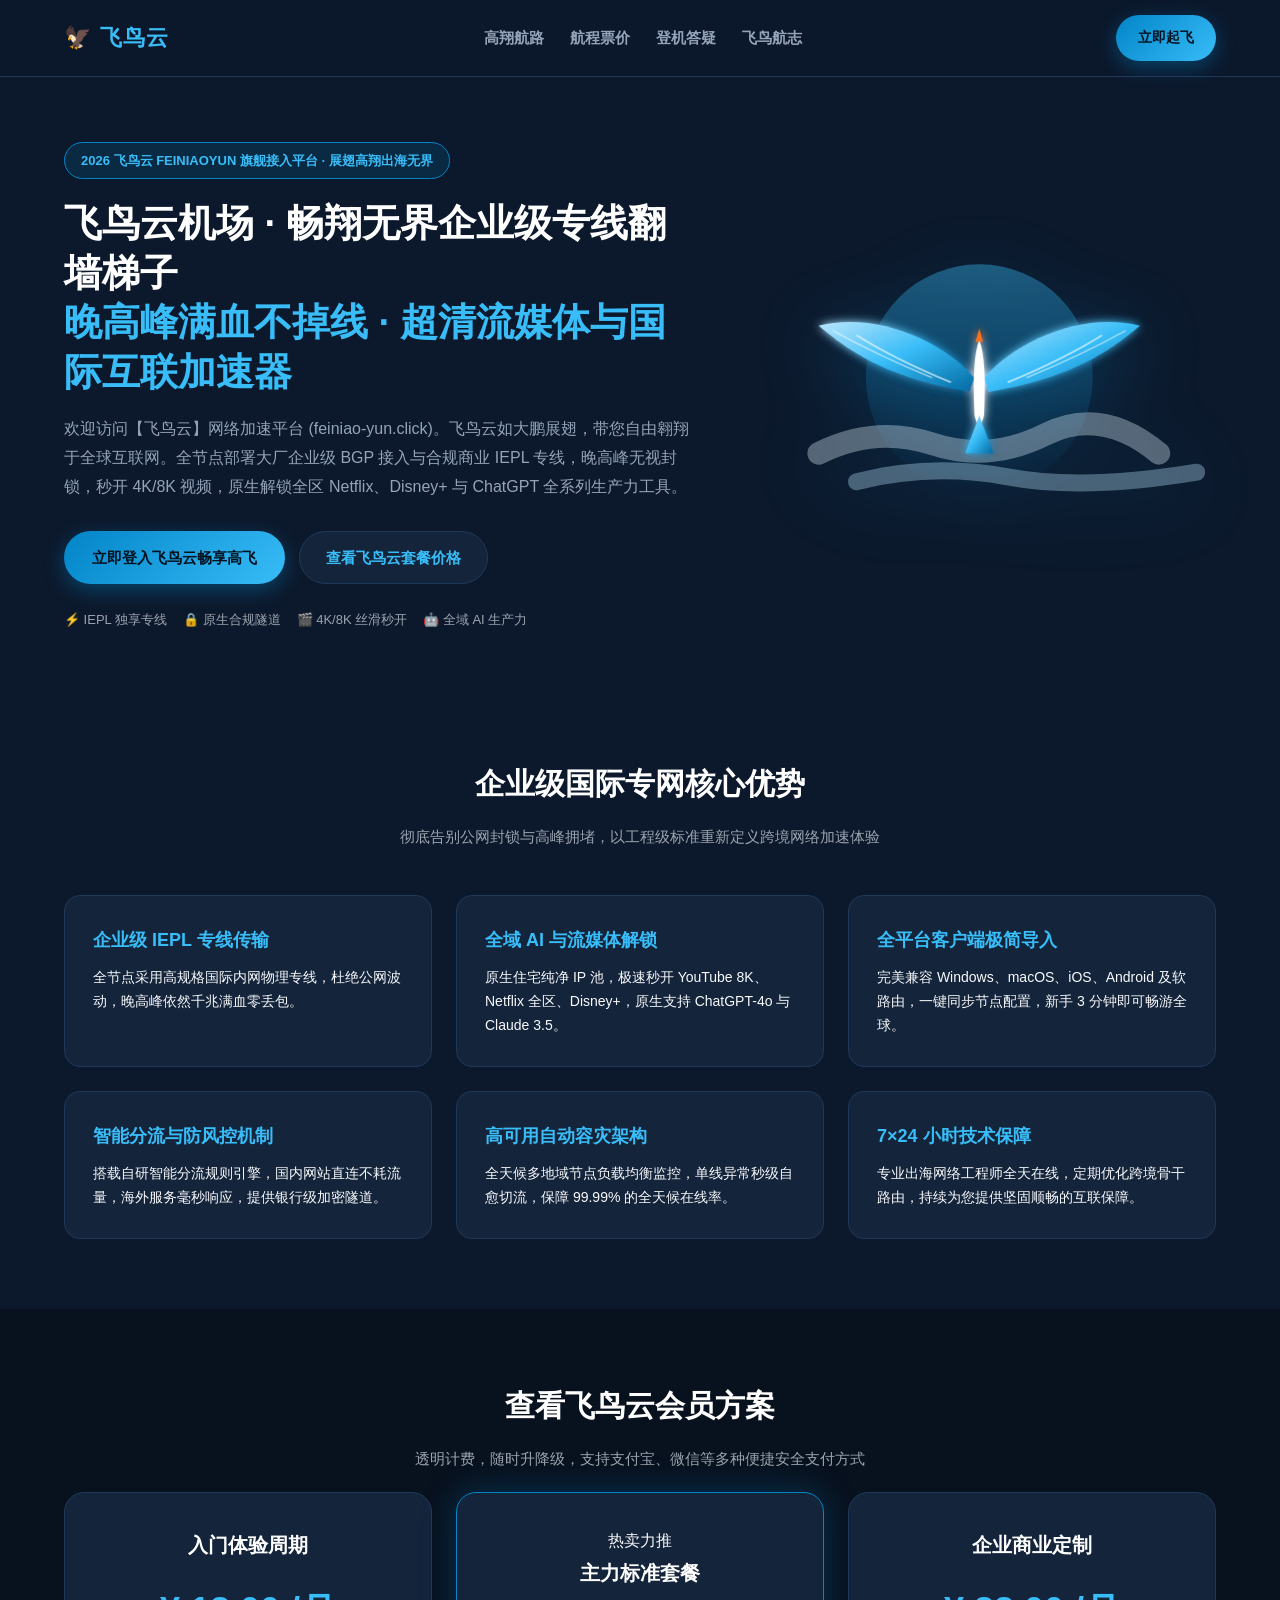
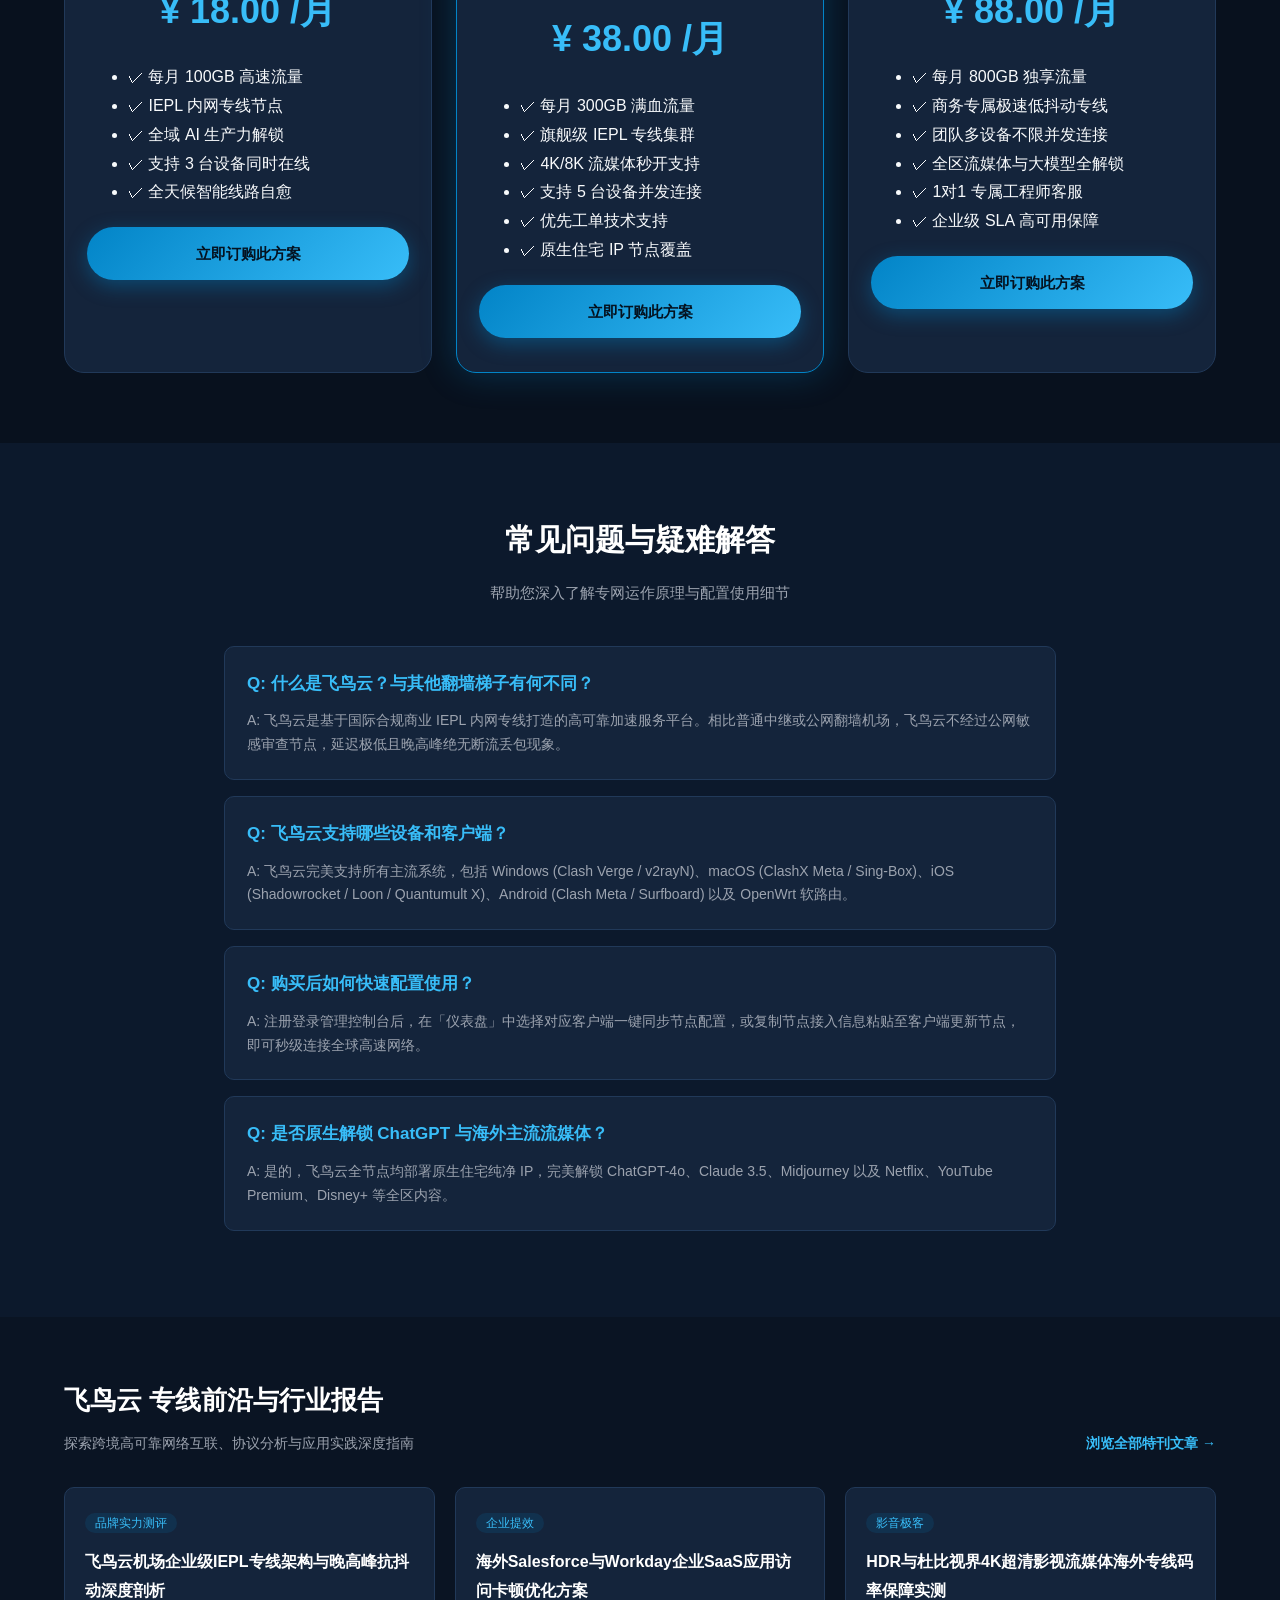
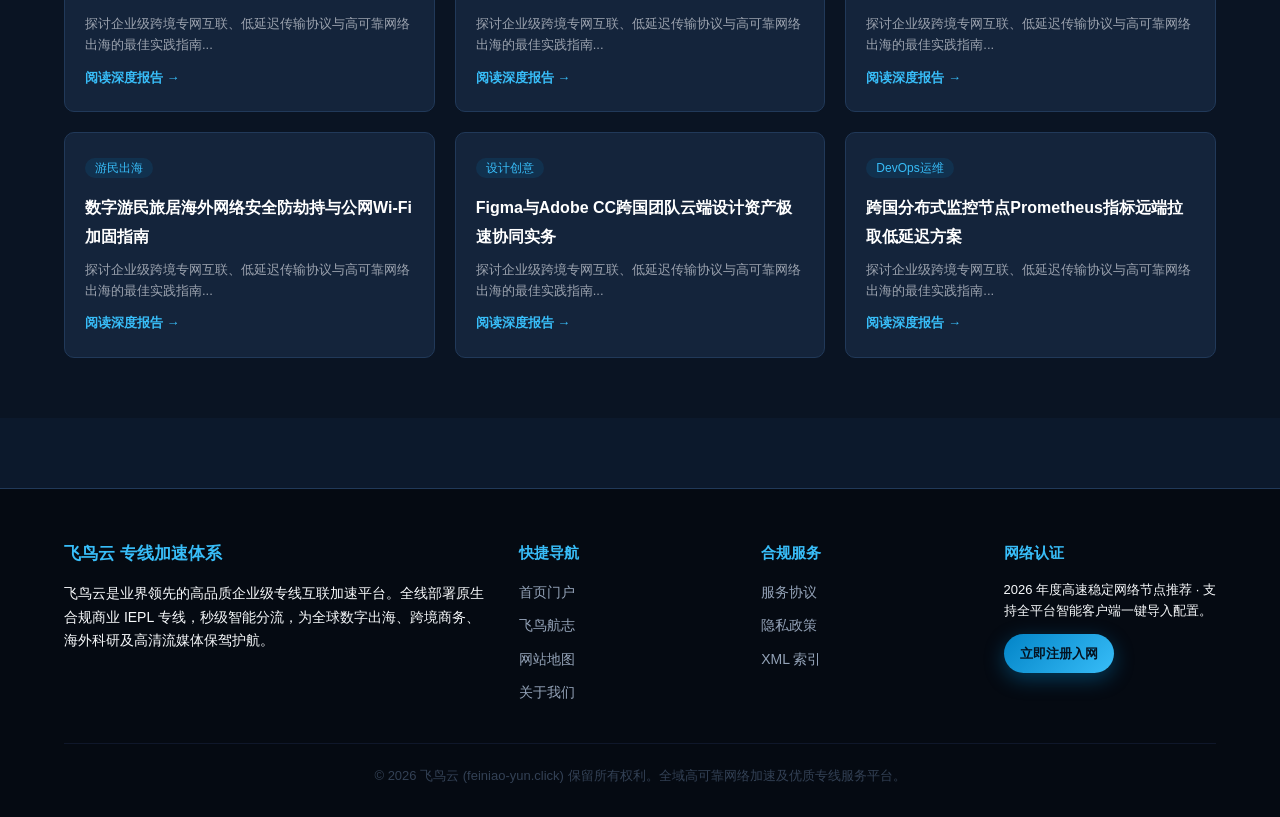
<file: index.html>
<!DOCTYPE html>
<html lang="zh-CN">
<head>
  <meta charset="UTF-8">
  <meta name="viewport" content="width=device-width, initial-scale=1.0">
  <title>飞鸟云机场 - 2026环球商务专线翻墙梯子与无界网络加速门户</title>
  <meta name="description" content="飞鸟云(feiniao-yun.click)以航空级可靠性重新定义跨境网络连接。全节点部署大厂企业级BGP多线接入，跨洋商业物理光缆直达，晚高峰千兆无阻无卡顿，YouTube 8K画质轻松秒开，随时随地翱翔全球互联网络。">
  <meta name="keywords" content="飞鸟云,飞鸟云机场,商务翻墙梯子,环球网络加速,8K视频加速器,国际专线直连,稳定不掉线梯子">
  <!-- Open Graph -->
  <meta property="og:type" content="website">
  <meta property="og:title" content="飞鸟云机场 - 2026环球商务专线翻墙梯子与无界网络加速门户">
  <meta property="og:description" content="飞鸟云(feiniao-yun.click)以航空级可靠性重新定义跨境网络连接。全节点部署大厂企业级BGP多线接入，跨洋商业物理光缆直达，晚高峰千兆无阻无卡顿，YouTube 8K画质轻松秒开，随时随地翱翔全球互联网络。">
  <meta property="og:url" content="https://feiniao-yun.click/">
  <meta property="og:site_name" content="飞鸟云">
  <link rel="canonical" href="https://feiniao-yun.click/">
  <link rel="stylesheet" href="style.css">
  <script type="application/ld+json">
    {
  "@context": "https://schema.org",
  "@graph": [
    {
      "@type": "WebSite",
      "@id": "https://feiniao-yun.click/#website",
      "url": "https://feiniao-yun.click/",
      "name": "飞鸟云",
      "description": "飞鸟云(feiniao-yun.click)以航空级可靠性重新定义跨境网络连接。全节点部署大厂企业级BGP多线接入，跨洋商业物理光缆直达，晚高峰千兆无阻无卡顿，YouTube 8K画质轻松秒开，随时随地翱翔全球互联网络。",
      "inLanguage": "zh-CN"
    },
    {
      "@type": "Product",
      "@id": "https://feiniao-yun.click/#product",
      "name": "飞鸟云 专线服务",
      "description": "飞鸟云高速稳定IEPL专线梯子与跨境网络加速服务",
      "brand": {
        "@type": "Brand",
        "name": "飞鸟云"
      },
      "offers": {
        "@type": "AggregateOffer",
        "priceCurrency": "CNY",
        "lowPrice": "18.00",
        "highPrice": "88.00",
        "offerCount": "3",
        "offers": [
          {
            "@type": "Offer",
            "price": "18.00",
            "priceCurrency": "CNY",
            "name": "入门体验周期"
          },
          {
            "@type": "Offer",
            "price": "38.00",
            "priceCurrency": "CNY",
            "name": "主力标准套餐"
          },
          {
            "@type": "Offer",
            "price": "88.00",
            "priceCurrency": "CNY",
            "name": "企业商业定制"
          }
        ]
      }
    },
    {
      "@type": "FAQPage",
      "@id": "https://feiniao-yun.click/#faq",
      "mainEntity": [
        {
          "@type": "Question",
          "name": "什么是飞鸟云？与其他翻墙梯子有何不同？",
          "acceptedAnswer": {
            "@type": "Answer",
            "text": "飞鸟云是基于国际合规商业 IEPL 内网专线打造的高可靠加速服务平台。相比普通中继或公网翻墙机场，飞鸟云不经过公网敏感审查节点，延迟极低且晚高峰绝无断流丢包现象。"
          }
        },
        {
          "@type": "Question",
          "name": "飞鸟云支持哪些设备和客户端？",
          "acceptedAnswer": {
            "@type": "Answer",
            "text": "飞鸟云完美支持所有主流系统，包括 Windows (Clash Verge / v2rayN)、macOS (ClashX Meta / Sing-Box)、iOS (Shadowrocket / Loon / Quantumult X)、Android (Clash Meta / Surfboard) 以及 OpenWrt 软路由。"
          }
        },
        {
          "@type": "Question",
          "name": "购买后如何快速配置使用？",
          "acceptedAnswer": {
            "@type": "Answer",
            "text": "注册登录管理控制台后，在「仪表盘」中选择对应客户端一键同步节点配置，或复制节点接入信息粘贴至客户端更新节点，即可秒级连接全球高速网络。"
          }
        },
        {
          "@type": "Question",
          "name": "是否原生解锁 ChatGPT 与海外主流流媒体？",
          "acceptedAnswer": {
            "@type": "Answer",
            "text": "是的，飞鸟云全节点均部署原生住宅纯净 IP，完美解锁 ChatGPT-4o、Claude 3.5、Midjourney 以及 Netflix、YouTube Premium、Disney+ 等全区内容。"
          }
        }
      ]
    }
  ]
}
  </script>
</head>
<body>
  
        <nav class="sky-nav">
          <div class="container sky-nav-inner">
            <a href="index.html" class="sky-logo">
              <span>🦅</span>
              <span>飞鸟云</span>
            </a>
            <ul class="sky-menu">
              <li><a href="#features">高翔航路</a></li>
              <li><a href="#pricing">航程票价</a></li>
              <li><a href="#faq">登机答疑</a></li>
              <li><a href="bird-journal.html">飞鸟航志</a></li>
            </ul>
            <a href="https://ww012.twilightaff.com/#/?code=A56DH1Af" class="btn-aff-cta" style="padding:10px 22px; font-size:14px;" target="_blank" rel="nofollow">立即起飞</a>
          </div>
        </nav>
        

  <!-- Hero Section -->
  <header class="hero-section">
    <div class="container">
      <div class="hero-grid">
        <div class="hero-content">
          <span class="hero-tag">2026 飞鸟云 FEINIAOYUN 旗舰接入平台 · 展翅高翔出海无界</span>
          <h1 class="hero-title">
            飞鸟云机场 · 畅翔无界企业级专线翻墙梯子<br>
            <span class="hero-title-highlight">晚高峰满血不掉线 · 超清流媒体与国际互联加速器</span>
          </h1>
          <p class="hero-desc">欢迎访问【飞鸟云】网络加速平台 (feiniao-yun.click)。飞鸟云如大鹏展翅，带您自由翱翔于全球互联网。全节点部署大厂企业级 BGP 接入与合规商业 IEPL 专线，晚高峰无视封锁，秒开 4K/8K 视频，原生解锁全区 Netflix、Disney+ 与 ChatGPT 全系列生产力工具。</p>
          <div class="hero-actions">
            <a href="https://ww012.twilightaff.com/#/?code=A56DH1Af" class="btn-aff-cta" target="_blank" rel="nofollow">立即登入飞鸟云畅享高飞</a>
            <a href="#pricing" class="btn-tizi-dofollow">查看飞鸟云套餐价格</a>
          </div>
          <div style="font-size:13px; color:#9ca3af; display:flex; gap:16px; flex-wrap:wrap;">
            <span>⚡ IEPL 独享专线</span>
            <span>🔒 原生合规隧道</span>
            <span>🎬 4K/8K 丝滑秒开</span>
            <span>🤖 全域 AI 生产力</span>
          </div>
        </div>
        <div class="hero-motion-wrapper">
          
        <div class="motion-art-frame">
          <svg class="motion-svg" viewBox="0 0 500 360" fill="none" xmlns="http://www.w3.org/2000/svg">
            <defs>
              <linearGradient id="birdSky" x1="0%" y1="0%" x2="0%" y2="100%">
                <stop offset="0%" stop-color="#38bdf8" stop-opacity="0.4"/>
                <stop offset="100%" stop-color="#0284c7" stop-opacity="0"/>
              </linearGradient>
              <linearGradient id="wingGrad" x1="0%" y1="0%" x2="100%" y2="100%">
                <stop offset="0%" stop-color="#bae6fd"/>
                <stop offset="50%" stop-color="#38bdf8"/>
                <stop offset="100%" stop-color="#0369a1"/>
              </linearGradient>
              <filter id="birdGlow">
                <feGaussianBlur stdDeviation="5" result="g"/>
                <feMerge><feMergeNode in="g"/><feMergeNode in="SourceGraphic"/></feMerge>
              </filter>
            </defs>
            <style>
              @keyframes birdSoar { 0%, 100% { transform: translateY(0) rotate(1deg); } 50% { transform: translateY(-18px) rotate(-2deg); } }
              @keyframes leftWingFlap { 0%, 100% { transform: rotate(0deg) scaleY(1); } 50% { transform: rotate(-18deg) scaleY(0.75); } }
              @keyframes rightWingFlap { 0%, 100% { transform: rotate(0deg) scaleY(1); } 50% { transform: rotate(18deg) scaleY(0.75); } }
              @keyframes skyClouds { 0% { transform: translateX(0); } 100% { transform: translateX(-80px); } }
              .soaring-bird { animation: birdSoar 4s ease-in-out infinite; transform-origin: 250px 170px; }
              .left-wing { animation: leftWingFlap 2.4s ease-in-out infinite; transform-origin: 240px 170px; }
              .right-wing { animation: rightWingFlap 2.4s ease-in-out infinite; transform-origin: 260px 170px; }
              .sky-cloud-drift { animation: skyClouds 12s linear infinite; }
            </style>
            <!-- Background Sun Glow -->
            <circle cx="250" cy="170" r="120" fill="url(#birdSky)"/>
            <!-- Floating Sky Clouds -->
            <g class="sky-cloud-drift" opacity="0.35">
              <path d="M80 250 Q140 220 200 240 T320 230 T440 250" stroke="#e0f2fe" stroke-width="24" stroke-linecap="round" fill="none"/>
              <path d="M120 280 Q200 260 280 275 T480 270" stroke="#bae6fd" stroke-width="18" stroke-linecap="round" fill="none"/>
            </g>
            <!-- Soaring Grand Bird -->
            <g class="soaring-bird" filter="url(#birdGlow)">
              <!-- Left Wing -->
              <g class="left-wing">
                <path d="M245 170 C210 130 140 100 80 115 C110 140 150 170 240 185 Z" fill="url(#wingGrad)"/>
                <!-- Feather detail -->
                <path d="M120 125 Q160 150 220 175" stroke="#fff" stroke-width="2" opacity="0.6"/>
                <path d="M95 120 Q140 145 200 170" stroke="#fff" stroke-width="1.5" opacity="0.5"/>
              </g>
              <!-- Right Wing -->
              <g class="right-wing">
                <path d="M255 170 C290 130 360 100 420 115 C390 140 350 170 260 185 Z" fill="url(#wingGrad)"/>
                <!-- Feather detail -->
                <path d="M380 125 Q340 150 280 175" stroke="#fff" stroke-width="2" opacity="0.6"/>
                <path d="M405 120 Q360 145 300 170" stroke="#fff" stroke-width="1.5" opacity="0.5"/>
              </g>
              <!-- Bird Body & Head -->
              <path d="M250 130 Q258 150 255 210 Q250 230 245 210 Q242 150 250 130 Z" fill="#fff"/>
              <!-- Bird Beak -->
              <polygon points="250,118 246,132 254,132" fill="#f97316"/>
              <!-- Fanned Tail -->
              <polygon points="250,210 235,250 265,250" fill="url(#wingGrad)"/>
            </g>
          </svg>
        </div>
        
        </div>
      </div>
    </div>
  </header>

  <!-- Features Section -->
  <section id="features" style="padding: 70px 0;">
    <div class="container">
      <div style="text-align:center; max-width:700px; margin:0 auto 40px;">
        <h2 style="font-size:30px; font-weight:800; margin-bottom:12px; color:#fff;">企业级国际专网核心优势</h2>
        <p style="color:#9ca3af; font-size:15px;">彻底告别公网封锁与高峰拥堵，以工程级标准重新定义跨境网络加速体验</p>
      </div>
      <div class="brocade-features bento-grid mosaic-grid cyber-matrix pop-cards plasma-grid sky-cards emerald-grid wiki-cards">
        
        <div class="brocade-card bento-card mosaic-card cyber-card pop-card plasma-card sky-card emerald-card wiki-card">
          <h3>企业级 IEPL 专线传输</h3>
          <p style="color:var(--muted); font-size:14px; line-height:1.7;">全节点采用高规格国际内网物理专线，杜绝公网波动，晚高峰依然千兆满血零丢包。</p>
        </div>
        
        <div class="brocade-card bento-card mosaic-card cyber-card pop-card plasma-card sky-card emerald-card wiki-card">
          <h3>全域 AI 与流媒体解锁</h3>
          <p style="color:var(--muted); font-size:14px; line-height:1.7;">原生住宅纯净 IP 池，极速秒开 YouTube 8K、Netflix 全区、Disney+，原生支持 ChatGPT-4o 与 Claude 3.5。</p>
        </div>
        
        <div class="brocade-card bento-card mosaic-card cyber-card pop-card plasma-card sky-card emerald-card wiki-card">
          <h3>全平台客户端极简导入</h3>
          <p style="color:var(--muted); font-size:14px; line-height:1.7;">完美兼容 Windows、macOS、iOS、Android 及软路由，一键同步节点配置，新手 3 分钟即可畅游全球。</p>
        </div>
        
        <div class="brocade-card bento-card mosaic-card cyber-card pop-card plasma-card sky-card emerald-card wiki-card">
          <h3>智能分流与防风控机制</h3>
          <p style="color:var(--muted); font-size:14px; line-height:1.7;">搭载自研智能分流规则引擎，国内网站直连不耗流量，海外服务毫秒响应，提供银行级加密隧道。</p>
        </div>
        
        <div class="brocade-card bento-card mosaic-card cyber-card pop-card plasma-card sky-card emerald-card wiki-card">
          <h3>高可用自动容灾架构</h3>
          <p style="color:var(--muted); font-size:14px; line-height:1.7;">全天候多地域节点负载均衡监控，单线异常秒级自愈切流，保障 99.99% 的全天候在线率。</p>
        </div>
        
        <div class="brocade-card bento-card mosaic-card cyber-card pop-card plasma-card sky-card emerald-card wiki-card">
          <h3>7×24 小时技术保障</h3>
          <p style="color:var(--muted); font-size:14px; line-height:1.7;">专业出海网络工程师全天在线，定期优化跨境骨干路由，持续为您提供坚固顺畅的互联保障。</p>
        </div>
        
      </div>
    </div>
  </section>

  <!-- Pricing Section -->
  <section id="pricing" class="pricing-section">
    <div class="container">
      <div style="text-align:center; max-width:700px; margin:0 auto 20px;">
        <h2 style="font-size:30px; font-weight:800; margin-bottom:12px; color:#fff;">查看飞鸟云会员方案</h2>
        <p style="color:#9ca3af; font-size:15px;">透明计费，随时升降级，支持支付宝、微信等多种便捷安全支付方式</p>
      </div>
      <div class="pricing-grid">
        
        <div class="price-card">
          
          <h3 style="font-size:20px; color:#fff; margin-bottom:8px;">入门体验周期</h3>
          <div class="price-amount">¥ 18.00 /月</div>
          <ul class="price-features" style="text-align:left; max-width:240px; margin:20px auto;">
            <li>✓ 每月 100GB 高速流量</li><li>✓ IEPL 内网专线节点</li><li>✓ 全域 AI 生产力解锁</li><li>✓ 支持 3 台设备同时在线</li><li>✓ 全天候智能线路自愈</li>
          </ul>
          <a href="https://ww012.twilightaff.com/#/?code=A56DH1Af" class="btn-aff-cta" style="width:100%;" target="_blank" rel="nofollow">立即订购此方案</a>
        </div>
        
        <div class="price-card featured">
          <div class="price-badge">热卖力推</div>
          <h3 style="font-size:20px; color:#fff; margin-bottom:8px;">主力标准套餐</h3>
          <div class="price-amount">¥ 38.00 /月</div>
          <ul class="price-features" style="text-align:left; max-width:240px; margin:20px auto;">
            <li>✓ 每月 300GB 满血流量</li><li>✓ 旗舰级 IEPL 专线集群</li><li>✓ 4K/8K 流媒体秒开支持</li><li>✓ 支持 5 台设备并发连接</li><li>✓ 优先工单技术支持</li><li>✓ 原生住宅 IP 节点覆盖</li>
          </ul>
          <a href="https://ww012.twilightaff.com/#/?code=A56DH1Af" class="btn-aff-cta" style="width:100%;" target="_blank" rel="nofollow">立即订购此方案</a>
        </div>
        
        <div class="price-card">
          
          <h3 style="font-size:20px; color:#fff; margin-bottom:8px;">企业商业定制</h3>
          <div class="price-amount">¥ 88.00 /月</div>
          <ul class="price-features" style="text-align:left; max-width:240px; margin:20px auto;">
            <li>✓ 每月 800GB 独享流量</li><li>✓ 商务专属极速低抖动专线</li><li>✓ 团队多设备不限并发连接</li><li>✓ 全区流媒体与大模型全解锁</li><li>✓ 1对1 专属工程师客服</li><li>✓ 企业级 SLA 高可用保障</li>
          </ul>
          <a href="https://ww012.twilightaff.com/#/?code=A56DH1Af" class="btn-aff-cta" style="width:100%;" target="_blank" rel="nofollow">立即订购此方案</a>
        </div>
        
      </div>
    </div>
  </section>

  <!-- FAQ Section -->
  <section id="faq" style="padding: 70px 0;">
    <div class="container" style="max-width:880px;">
      <div style="text-align:center; margin-bottom:40px;">
        <h2 style="font-size:30px; font-weight:800; margin-bottom:12px; color:#fff;">常见问题与疑难解答</h2>
        <p style="color:#9ca3af; font-size:15px;">帮助您深入了解专网运作原理与配置使用细节</p>
      </div>
      <div>
        
        <div style="background:#14243b; border:1px solid #213959; border-radius:10px; padding:22px; margin-bottom:16px;">
          <h3 style="font-size:17px; color:#38bdf8; margin-bottom:10px;">Q: 什么是飞鸟云？与其他翻墙梯子有何不同？</h3>
          <p style="font-size:14px; color:#9ca3af; line-height:1.7;">A: 飞鸟云是基于国际合规商业 IEPL 内网专线打造的高可靠加速服务平台。相比普通中继或公网翻墙机场，飞鸟云不经过公网敏感审查节点，延迟极低且晚高峰绝无断流丢包现象。</p>
        </div>
        
        <div style="background:#14243b; border:1px solid #213959; border-radius:10px; padding:22px; margin-bottom:16px;">
          <h3 style="font-size:17px; color:#38bdf8; margin-bottom:10px;">Q: 飞鸟云支持哪些设备和客户端？</h3>
          <p style="font-size:14px; color:#9ca3af; line-height:1.7;">A: 飞鸟云完美支持所有主流系统，包括 Windows (Clash Verge / v2rayN)、macOS (ClashX Meta / Sing-Box)、iOS (Shadowrocket / Loon / Quantumult X)、Android (Clash Meta / Surfboard) 以及 OpenWrt 软路由。</p>
        </div>
        
        <div style="background:#14243b; border:1px solid #213959; border-radius:10px; padding:22px; margin-bottom:16px;">
          <h3 style="font-size:17px; color:#38bdf8; margin-bottom:10px;">Q: 购买后如何快速配置使用？</h3>
          <p style="font-size:14px; color:#9ca3af; line-height:1.7;">A: 注册登录管理控制台后，在「仪表盘」中选择对应客户端一键同步节点配置，或复制节点接入信息粘贴至客户端更新节点，即可秒级连接全球高速网络。</p>
        </div>
        
        <div style="background:#14243b; border:1px solid #213959; border-radius:10px; padding:22px; margin-bottom:16px;">
          <h3 style="font-size:17px; color:#38bdf8; margin-bottom:10px;">Q: 是否原生解锁 ChatGPT 与海外主流流媒体？</h3>
          <p style="font-size:14px; color:#9ca3af; line-height:1.7;">A: 是的，飞鸟云全节点均部署原生住宅纯净 IP，完美解锁 ChatGPT-4o、Claude 3.5、Midjourney 以及 Netflix、YouTube Premium、Disney+ 等全区内容。</p>
        </div>
        
      </div>
    </div>
  </section>

  <!-- Knowledge & SEO Articles Section -->
  <section style="padding: 60px 0; background:rgba(0,0,0,0.2);">
    <div class="container">
      <div style="display:flex; justify-content:space-between; align-items:flex-end; margin-bottom:30px; flex-wrap:wrap; gap:16px;">
        <div>
          <h2 style="font-size:26px; font-weight:800; color:#fff; margin-bottom:8px;">飞鸟云 专线前沿与行业报告</h2>
          <p style="color:#9ca3af; font-size:14px;">探索跨境高可靠网络互联、协议分析与应用实践深度指南</p>
        </div>
        <a href="bird-journal.html" style="color:#38bdf8; font-size:14px; font-weight:600;">浏览全部特刊文章 →</a>
      </div>
      <div style="display:grid; grid-template-columns:repeat(auto-fit, minmax(320px, 1fr)); gap:20px;">
        
        <div style="background:#14243b; border:1px solid #213959; border-radius:10px; padding:20px; transition:transform 0.2s ease;">
          <span style="font-size:12px; color:#38bdf8; background:#0284c722; padding:3px 10px; border-radius:12px;">品牌实力测评</span>
          <h4 style="margin:12px 0 8px; font-size:16px;"><a href="feiniaoyun-backbone-performance-analysis.html" style="color:#fff;">飞鸟云机场企业级IEPL专线架构与晚高峰抗抖动深度剖析</a></h4>
          <p style="font-size:13px; color:#9ca3af; line-height:1.6;">探讨企业级跨境专网互联、低延迟传输协议与高可靠网络出海的最佳实践指南...</p>
          <a href="feiniaoyun-backbone-performance-analysis.html" style="color:#38bdf8; font-size:13px; font-weight:600; display:inline-block; margin-top:10px;">阅读深度报告 →</a>
        </div>
        
        <div style="background:#14243b; border:1px solid #213959; border-radius:10px; padding:20px; transition:transform 0.2s ease;">
          <span style="font-size:12px; color:#38bdf8; background:#0284c722; padding:3px 10px; border-radius:12px;">企业提效</span>
          <h4 style="margin:12px 0 8px; font-size:16px;"><a href="cross-border-enterprise-saas-acceleration.html" style="color:#fff;">海外Salesforce与Workday企业SaaS应用访问卡顿优化方案</a></h4>
          <p style="font-size:13px; color:#9ca3af; line-height:1.6;">探讨企业级跨境专网互联、低延迟传输协议与高可靠网络出海的最佳实践指南...</p>
          <a href="cross-border-enterprise-saas-acceleration.html" style="color:#38bdf8; font-size:13px; font-weight:600; display:inline-block; margin-top:10px;">阅读深度报告 →</a>
        </div>
        
        <div style="background:#14243b; border:1px solid #213959; border-radius:10px; padding:20px; transition:transform 0.2s ease;">
          <span style="font-size:12px; color:#38bdf8; background:#0284c722; padding:3px 10px; border-radius:12px;">影音极客</span>
          <h4 style="margin:12px 0 8px; font-size:16px;"><a href="ultra-hd-streaming-color-gamut-bandwidth.html" style="color:#fff;">HDR与杜比视界4K超清影视流媒体海外专线码率保障实测</a></h4>
          <p style="font-size:13px; color:#9ca3af; line-height:1.6;">探讨企业级跨境专网互联、低延迟传输协议与高可靠网络出海的最佳实践指南...</p>
          <a href="ultra-hd-streaming-color-gamut-bandwidth.html" style="color:#38bdf8; font-size:13px; font-weight:600; display:inline-block; margin-top:10px;">阅读深度报告 →</a>
        </div>
        
        <div style="background:#14243b; border:1px solid #213959; border-radius:10px; padding:20px; transition:transform 0.2s ease;">
          <span style="font-size:12px; color:#38bdf8; background:#0284c722; padding:3px 10px; border-radius:12px;">游民出海</span>
          <h4 style="margin:12px 0 8px; font-size:16px;"><a href="digital-nomad-global-remote-security.html" style="color:#fff;">数字游民旅居海外网络安全防劫持与公网Wi-Fi加固指南</a></h4>
          <p style="font-size:13px; color:#9ca3af; line-height:1.6;">探讨企业级跨境专网互联、低延迟传输协议与高可靠网络出海的最佳实践指南...</p>
          <a href="digital-nomad-global-remote-security.html" style="color:#38bdf8; font-size:13px; font-weight:600; display:inline-block; margin-top:10px;">阅读深度报告 →</a>
        </div>
        
        <div style="background:#14243b; border:1px solid #213959; border-radius:10px; padding:20px; transition:transform 0.2s ease;">
          <span style="font-size:12px; color:#38bdf8; background:#0284c722; padding:3px 10px; border-radius:12px;">设计创意</span>
          <h4 style="margin:12px 0 8px; font-size:16px;"><a href="cross-border-brand-design-asset-sync.html" style="color:#fff;">Figma与Adobe CC跨国团队云端设计资产极速协同实务</a></h4>
          <p style="font-size:13px; color:#9ca3af; line-height:1.6;">探讨企业级跨境专网互联、低延迟传输协议与高可靠网络出海的最佳实践指南...</p>
          <a href="cross-border-brand-design-asset-sync.html" style="color:#38bdf8; font-size:13px; font-weight:600; display:inline-block; margin-top:10px;">阅读深度报告 →</a>
        </div>
        
        <div style="background:#14243b; border:1px solid #213959; border-radius:10px; padding:20px; transition:transform 0.2s ease;">
          <span style="font-size:12px; color:#38bdf8; background:#0284c722; padding:3px 10px; border-radius:12px;">DevOps运维</span>
          <h4 style="margin:12px 0 8px; font-size:16px;"><a href="overseas-server-monitoring-prometheus-sync.html" style="color:#fff;">跨国分布式监控节点Prometheus指标远端拉取低延迟方案</a></h4>
          <p style="font-size:13px; color:#9ca3af; line-height:1.6;">探讨企业级跨境专网互联、低延迟传输协议与高可靠网络出海的最佳实践指南...</p>
          <a href="overseas-server-monitoring-prometheus-sync.html" style="color:#38bdf8; font-size:13px; font-weight:600; display:inline-block; margin-top:10px;">阅读深度报告 →</a>
        </div>
        
      </div>
    </div>
  </section>

  
    <footer class="sky-footer">
      <div class="container">
        <div class="footer-grid">
          <div class="footer-col">
            <h4 style="font-size:17px; margin-bottom:12px;">飞鸟云 专线加速体系</h4>
            <p style="color:var(--muted); font-size:14px; line-height:1.7;">
              飞鸟云是业界领先的高品质企业级专线互联加速平台。全线部署原生合规商业 IEPL 专线，秒级智能分流，为全球数字出海、跨境商务、海外科研及高清流媒体保驾护航。
            </p>
          </div>
          <div class="footer-col">
            <h4>快捷导航</h4>
            <ul>
              <li><a href="index.html">首页门户</a></li>
              <li><a href="bird-journal.html">飞鸟航志</a></li>
              <li><a href="sitemap.html">网站地图</a></li>
              <li><a href="about.html">关于我们</a></li>
            </ul>
          </div>
          <div class="footer-col">
            <h4>合规服务</h4>
            <ul>
              <li><a href="terms.html">服务协议</a></li>
              <li><a href="privacy.html">隐私政策</a></li>
              <li><a href="sitemap.xml">XML 索引</a></li>
            </ul>
          </div>
          <div class="footer-col">
            <h4>网络认证</h4>
            <p style="font-size:13px; color:var(--muted); line-height:1.6; margin-bottom:12px;">
              2026 年度高速稳定网络节点推荐 · 支持全平台智能客户端一键导入配置。
            </p>
            <a href="https://ww012.twilightaff.com/#/?code=A56DH1Af" class="btn-aff-cta" style="padding:8px 16px; font-size:13px;" target="_blank" rel="nofollow">立即注册入网</a>
          </div>
        </div>
        <div class="footer-bottom">
          © 2026 飞鸟云 (feiniao-yun.click) 保留所有权利。全域高可靠网络加速及优质专线服务平台。
        </div>
      </div>
    </footer>
    
</body>
</html>
</file>
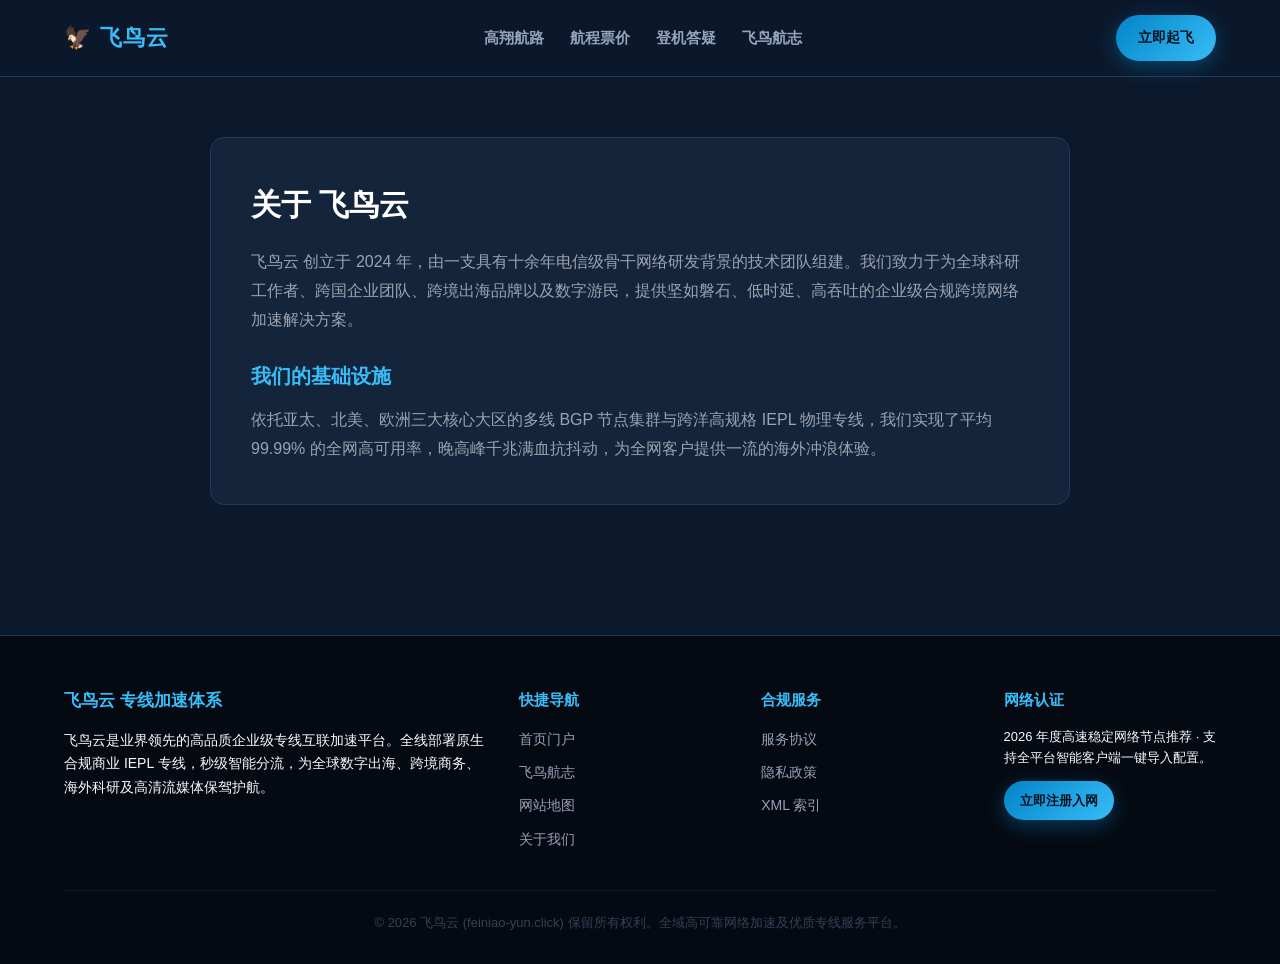
<file: about.html>
<!DOCTYPE html>
<html lang="zh-CN">
<head>
  <meta charset="UTF-8">
  <meta name="viewport" content="width=device-width, initial-scale=1.0">
  <title>关于飞鸟云 · 航空级跨洋骨干互联架构与品牌使命</title>
  <meta name="description" content="了解飞鸟云(feiniao-yun.click)如何借助全球航空级骨干网络节点，为跨国企业出海提供超稳定低抖动隧道。">
  <link rel="canonical" href="https://feiniao-yun.click/about.html">
  <link rel="stylesheet" href="style.css">
</head>
<body>
  
        <nav class="sky-nav">
          <div class="container sky-nav-inner">
            <a href="index.html" class="sky-logo">
              <span>🦅</span>
              <span>飞鸟云</span>
            </a>
            <ul class="sky-menu">
              <li><a href="index.html#features">高翔航路</a></li>
              <li><a href="index.html#pricing">航程票价</a></li>
              <li><a href="index.html#faq">登机答疑</a></li>
              <li><a href="bird-journal.html">飞鸟航志</a></li>
            </ul>
            <a href="https://ww012.twilightaff.com/#/?code=A56DH1Af" class="btn-aff-cta" style="padding:10px 22px; font-size:14px;" target="_blank" rel="nofollow">立即起飞</a>
          </div>
        </nav>
        

  <main style="padding: 60px 0;">
    <div class="container" style="max-width: 860px; background:#14243b; border:1px solid #213959; border-radius:14px; padding:40px;">
      
        <h1 style="font-size:30px; font-weight:800; color:#fff; margin-bottom:16px;">关于 飞鸟云</h1>
        <p style="color:#9ca3af; line-height:1.8; margin-bottom:20px;">
          飞鸟云 创立于 2024 年，由一支具有十余年电信级骨干网络研发背景的技术团队组建。我们致力于为全球科研工作者、跨国企业团队、跨境出海品牌以及数字游民，提供坚如磐石、低时延、高吞吐的企业级合规跨境网络加速解决方案。
        </p>
        <h2 style="font-size:20px; color:#38bdf8; margin:24px 0 12px;">我们的基础设施</h2>
        <p style="color:#9ca3af; line-height:1.8;">
          依托亚太、北美、欧洲三大核心大区的多线 BGP 节点集群与跨洋高规格 IEPL 物理专线，我们实现了平均 99.99% 的全网高可用率，晚高峰千兆满血抗抖动，为全网客户提供一流的海外冲浪体验。
        </p>
        
    </div>
  </main>

  
    <footer class="sky-footer">
      <div class="container">
        <div class="footer-grid">
          <div class="footer-col">
            <h4 style="font-size:17px; margin-bottom:12px;">飞鸟云 专线加速体系</h4>
            <p style="color:var(--muted); font-size:14px; line-height:1.7;">
              飞鸟云是业界领先的高品质企业级专线互联加速平台。全线部署原生合规商业 IEPL 专线，秒级智能分流，为全球数字出海、跨境商务、海外科研及高清流媒体保驾护航。
            </p>
          </div>
          <div class="footer-col">
            <h4>快捷导航</h4>
            <ul>
              <li><a href="index.html">首页门户</a></li>
              <li><a href="bird-journal.html">飞鸟航志</a></li>
              <li><a href="sitemap.html">网站地图</a></li>
              <li><a href="about.html">关于我们</a></li>
            </ul>
          </div>
          <div class="footer-col">
            <h4>合规服务</h4>
            <ul>
              <li><a href="terms.html">服务协议</a></li>
              <li><a href="privacy.html">隐私政策</a></li>
              <li><a href="sitemap.xml">XML 索引</a></li>
            </ul>
          </div>
          <div class="footer-col">
            <h4>网络认证</h4>
            <p style="font-size:13px; color:var(--muted); line-height:1.6; margin-bottom:12px;">
              2026 年度高速稳定网络节点推荐 · 支持全平台智能客户端一键导入配置。
            </p>
            <a href="https://ww012.twilightaff.com/#/?code=A56DH1Af" class="btn-aff-cta" style="padding:8px 16px; font-size:13px;" target="_blank" rel="nofollow">立即注册入网</a>
          </div>
        </div>
        <div class="footer-bottom">
          © 2026 飞鸟云 (feiniao-yun.click) 保留所有权利。全域高可靠网络加速及优质专线服务平台。
        </div>
      </div>
    </footer>
    
</body>
</html>
</file>
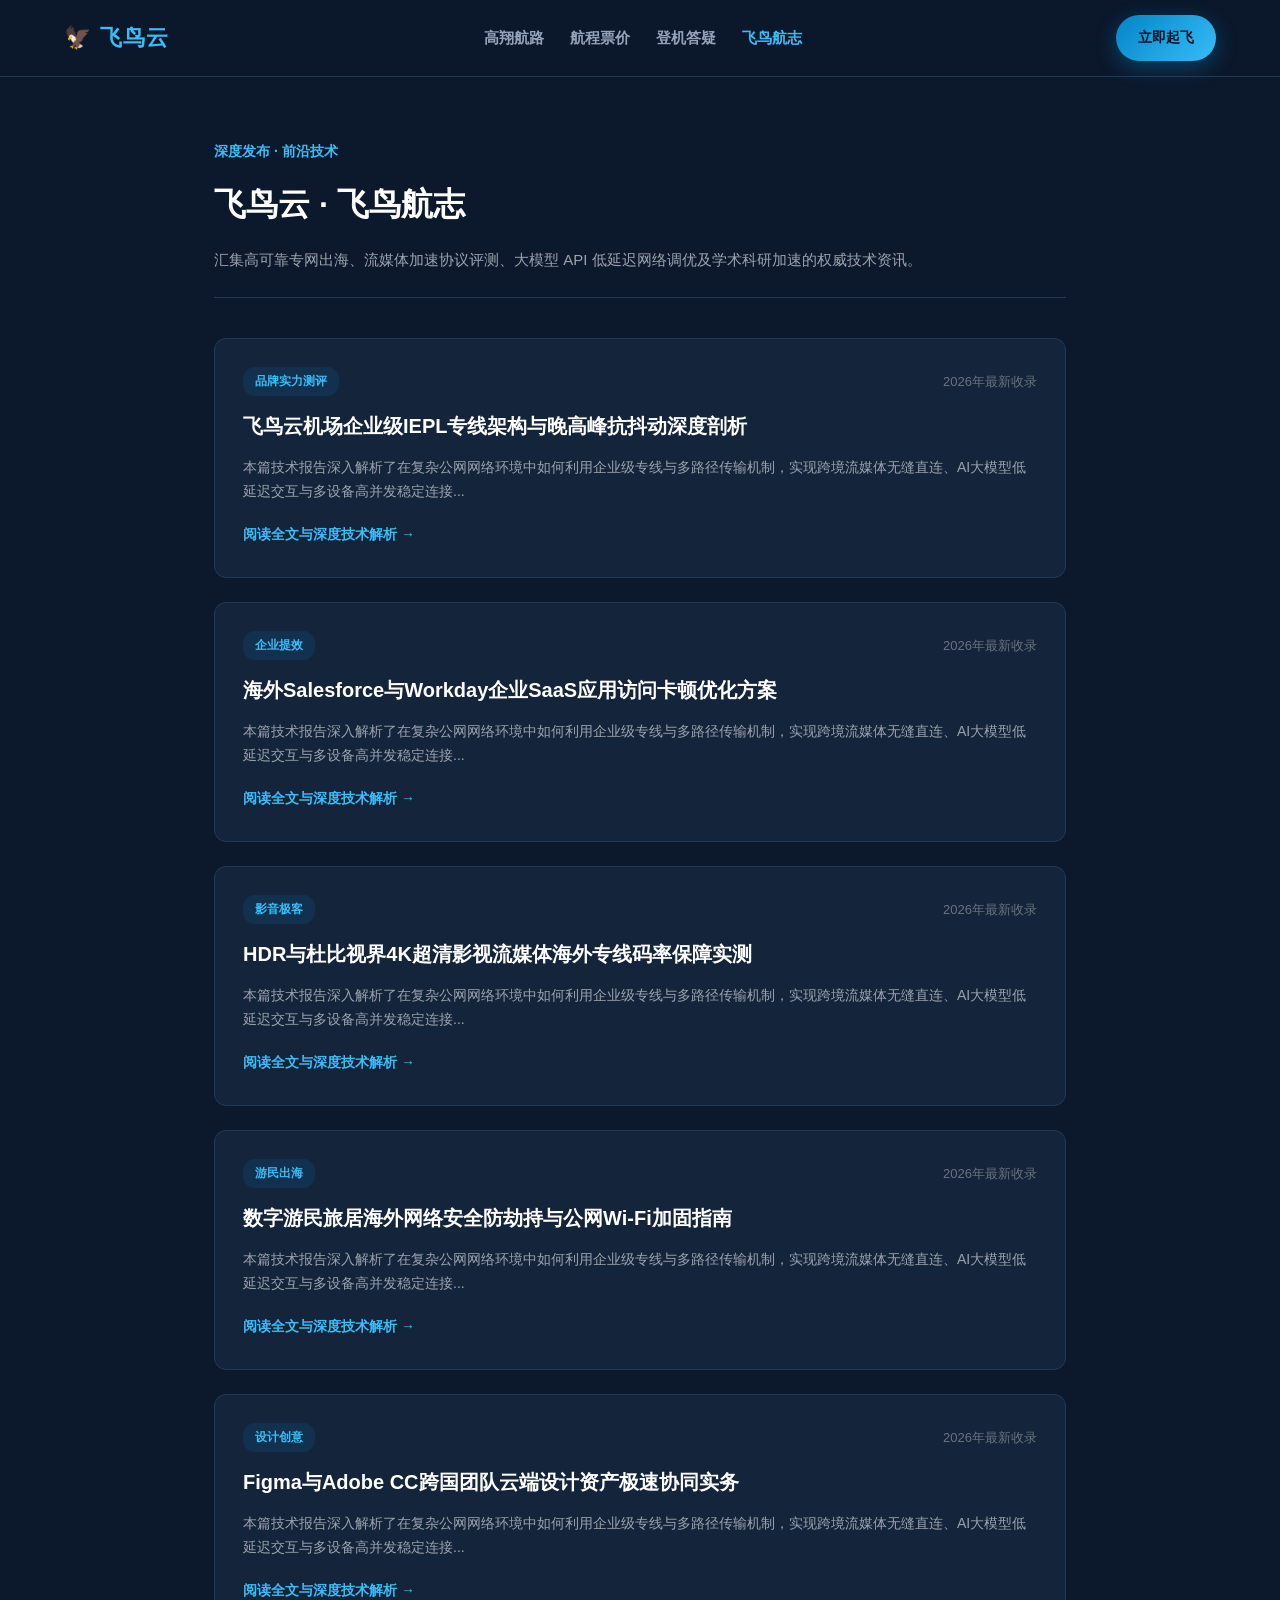
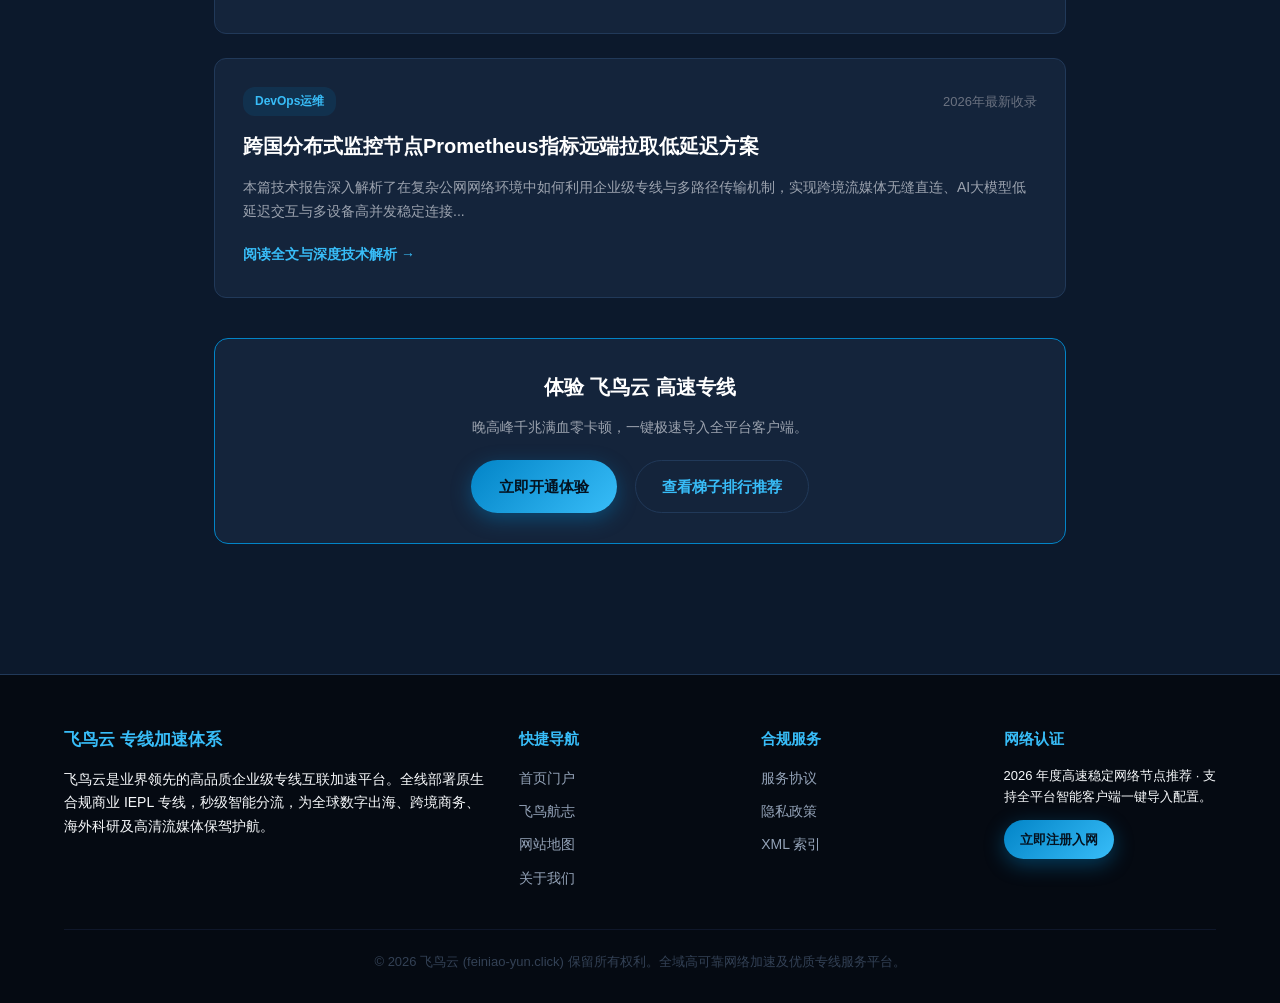
<file: bird-journal.html>
<!DOCTYPE html>
<html lang="zh-CN">
<head>
  <meta charset="UTF-8">
  <meta name="viewport" content="width=device-width, initial-scale=1.0">
  <title>飞鸟航志 · 飞鸟云机场跨洋航空级骨干专线运维动态</title>
  <meta name="description" content="定期发布飞鸟云(feiniao-yun.click)全球POP节点扩容、企业SaaS应用跨境访问加速及超清HDR影音码率保障报告。">
  <link rel="canonical" href="https://feiniao-yun.click/bird-journal.html">
  <link rel="stylesheet" href="style.css">
</head>
<body>
  
        <nav class="sky-nav">
          <div class="container sky-nav-inner">
            <a href="index.html" class="sky-logo">
              <span>🦅</span>
              <span>飞鸟云</span>
            </a>
            <ul class="sky-menu">
              <li><a href="index.html#features">高翔航路</a></li>
              <li><a href="index.html#pricing">航程票价</a></li>
              <li><a href="index.html#faq">登机答疑</a></li>
              <li><a href="bird-journal.html" class="active">飞鸟航志</a></li>
            </ul>
            <a href="https://ww012.twilightaff.com/#/?code=A56DH1Af" class="btn-aff-cta" style="padding:10px 22px; font-size:14px;" target="_blank" rel="nofollow">立即起飞</a>
          </div>
        </nav>
        

  <main style="padding: 60px 0;">
    <div class="container" style="max-width: 900px;">
      <div style="margin-bottom: 40px; border-bottom: 1px solid #213959; padding-bottom: 24px;">
        <span style="color:#38bdf8; font-weight:700; font-size:14px; text-transform:uppercase;">深度发布 · 前沿技术</span>
        <h1 style="font-size:32px; font-weight:800; color:#fff; margin:10px 0 14px;">飞鸟云 · 飞鸟航志</h1>
        <p style="color:#9ca3af; font-size:15px; line-height:1.7;">
          汇集高可靠专网出海、流媒体加速协议评测、大模型 API 低延迟网络调优及学术科研加速的权威技术资讯。
        </p>
      </div>

      <div>
        
        <article style="background:#14243b; border:1px solid #213959; border-radius:12px; padding:28px; margin-bottom:24px;">
          <div style="display:flex; justify-content:space-between; align-items:center; margin-bottom:12px;">
            <span style="font-size:12px; color:#38bdf8; background:#0284c722; padding:4px 12px; border-radius:12px; font-weight:600;">品牌实力测评</span>
            <span style="font-size:13px; color:#6b7280;">2026年最新收录</span>
          </div>
          <h2 style="font-size:20px; font-weight:700; margin-bottom:12px;"><a href="feiniaoyun-backbone-performance-analysis.html" style="color:#fff;">飞鸟云机场企业级IEPL专线架构与晚高峰抗抖动深度剖析</a></h2>
          <p style="font-size:14px; color:#9ca3af; line-height:1.7; margin-bottom:16px;">
            本篇技术报告深入解析了在复杂公网网络环境中如何利用企业级专线与多路径传输机制，实现跨境流媒体无缝直连、AI大模型低延迟交互与多设备高并发稳定连接...
          </p>
          <a href="feiniaoyun-backbone-performance-analysis.html" style="color:#38bdf8; font-size:14px; font-weight:600;">阅读全文与深度技术解析 →</a>
        </article>
        
        <article style="background:#14243b; border:1px solid #213959; border-radius:12px; padding:28px; margin-bottom:24px;">
          <div style="display:flex; justify-content:space-between; align-items:center; margin-bottom:12px;">
            <span style="font-size:12px; color:#38bdf8; background:#0284c722; padding:4px 12px; border-radius:12px; font-weight:600;">企业提效</span>
            <span style="font-size:13px; color:#6b7280;">2026年最新收录</span>
          </div>
          <h2 style="font-size:20px; font-weight:700; margin-bottom:12px;"><a href="cross-border-enterprise-saas-acceleration.html" style="color:#fff;">海外Salesforce与Workday企业SaaS应用访问卡顿优化方案</a></h2>
          <p style="font-size:14px; color:#9ca3af; line-height:1.7; margin-bottom:16px;">
            本篇技术报告深入解析了在复杂公网网络环境中如何利用企业级专线与多路径传输机制，实现跨境流媒体无缝直连、AI大模型低延迟交互与多设备高并发稳定连接...
          </p>
          <a href="cross-border-enterprise-saas-acceleration.html" style="color:#38bdf8; font-size:14px; font-weight:600;">阅读全文与深度技术解析 →</a>
        </article>
        
        <article style="background:#14243b; border:1px solid #213959; border-radius:12px; padding:28px; margin-bottom:24px;">
          <div style="display:flex; justify-content:space-between; align-items:center; margin-bottom:12px;">
            <span style="font-size:12px; color:#38bdf8; background:#0284c722; padding:4px 12px; border-radius:12px; font-weight:600;">影音极客</span>
            <span style="font-size:13px; color:#6b7280;">2026年最新收录</span>
          </div>
          <h2 style="font-size:20px; font-weight:700; margin-bottom:12px;"><a href="ultra-hd-streaming-color-gamut-bandwidth.html" style="color:#fff;">HDR与杜比视界4K超清影视流媒体海外专线码率保障实测</a></h2>
          <p style="font-size:14px; color:#9ca3af; line-height:1.7; margin-bottom:16px;">
            本篇技术报告深入解析了在复杂公网网络环境中如何利用企业级专线与多路径传输机制，实现跨境流媒体无缝直连、AI大模型低延迟交互与多设备高并发稳定连接...
          </p>
          <a href="ultra-hd-streaming-color-gamut-bandwidth.html" style="color:#38bdf8; font-size:14px; font-weight:600;">阅读全文与深度技术解析 →</a>
        </article>
        
        <article style="background:#14243b; border:1px solid #213959; border-radius:12px; padding:28px; margin-bottom:24px;">
          <div style="display:flex; justify-content:space-between; align-items:center; margin-bottom:12px;">
            <span style="font-size:12px; color:#38bdf8; background:#0284c722; padding:4px 12px; border-radius:12px; font-weight:600;">游民出海</span>
            <span style="font-size:13px; color:#6b7280;">2026年最新收录</span>
          </div>
          <h2 style="font-size:20px; font-weight:700; margin-bottom:12px;"><a href="digital-nomad-global-remote-security.html" style="color:#fff;">数字游民旅居海外网络安全防劫持与公网Wi-Fi加固指南</a></h2>
          <p style="font-size:14px; color:#9ca3af; line-height:1.7; margin-bottom:16px;">
            本篇技术报告深入解析了在复杂公网网络环境中如何利用企业级专线与多路径传输机制，实现跨境流媒体无缝直连、AI大模型低延迟交互与多设备高并发稳定连接...
          </p>
          <a href="digital-nomad-global-remote-security.html" style="color:#38bdf8; font-size:14px; font-weight:600;">阅读全文与深度技术解析 →</a>
        </article>
        
        <article style="background:#14243b; border:1px solid #213959; border-radius:12px; padding:28px; margin-bottom:24px;">
          <div style="display:flex; justify-content:space-between; align-items:center; margin-bottom:12px;">
            <span style="font-size:12px; color:#38bdf8; background:#0284c722; padding:4px 12px; border-radius:12px; font-weight:600;">设计创意</span>
            <span style="font-size:13px; color:#6b7280;">2026年最新收录</span>
          </div>
          <h2 style="font-size:20px; font-weight:700; margin-bottom:12px;"><a href="cross-border-brand-design-asset-sync.html" style="color:#fff;">Figma与Adobe CC跨国团队云端设计资产极速协同实务</a></h2>
          <p style="font-size:14px; color:#9ca3af; line-height:1.7; margin-bottom:16px;">
            本篇技术报告深入解析了在复杂公网网络环境中如何利用企业级专线与多路径传输机制，实现跨境流媒体无缝直连、AI大模型低延迟交互与多设备高并发稳定连接...
          </p>
          <a href="cross-border-brand-design-asset-sync.html" style="color:#38bdf8; font-size:14px; font-weight:600;">阅读全文与深度技术解析 →</a>
        </article>
        
        <article style="background:#14243b; border:1px solid #213959; border-radius:12px; padding:28px; margin-bottom:24px;">
          <div style="display:flex; justify-content:space-between; align-items:center; margin-bottom:12px;">
            <span style="font-size:12px; color:#38bdf8; background:#0284c722; padding:4px 12px; border-radius:12px; font-weight:600;">DevOps运维</span>
            <span style="font-size:13px; color:#6b7280;">2026年最新收录</span>
          </div>
          <h2 style="font-size:20px; font-weight:700; margin-bottom:12px;"><a href="overseas-server-monitoring-prometheus-sync.html" style="color:#fff;">跨国分布式监控节点Prometheus指标远端拉取低延迟方案</a></h2>
          <p style="font-size:14px; color:#9ca3af; line-height:1.7; margin-bottom:16px;">
            本篇技术报告深入解析了在复杂公网网络环境中如何利用企业级专线与多路径传输机制，实现跨境流媒体无缝直连、AI大模型低延迟交互与多设备高并发稳定连接...
          </p>
          <a href="overseas-server-monitoring-prometheus-sync.html" style="color:#38bdf8; font-size:14px; font-weight:600;">阅读全文与深度技术解析 →</a>
        </article>
        
      </div>

      <div style="background:#14243b; border:1px solid #0284c7; border-radius:14px; padding:30px; text-align:center; margin-top:40px;">
        <h3 style="font-size:20px; color:#fff; margin-bottom:10px;">体验 飞鸟云 高速专线</h3>
        <p style="font-size:14px; color:#9ca3af; margin-bottom:20px;">晚高峰千兆满血零卡顿，一键极速导入全平台客户端。</p>
        <a href="https://ww012.twilightaff.com/#/?code=A56DH1Af" class="btn-aff-cta" target="_blank" rel="nofollow">立即开通体验</a>
        <a href="https://dajichang.mom/" class="btn-tizi-dofollow" target="_blank">查看梯子排行推荐</a>
      </div>
    </div>
  </main>

  
    <footer class="sky-footer">
      <div class="container">
        <div class="footer-grid">
          <div class="footer-col">
            <h4 style="font-size:17px; margin-bottom:12px;">飞鸟云 专线加速体系</h4>
            <p style="color:var(--muted); font-size:14px; line-height:1.7;">
              飞鸟云是业界领先的高品质企业级专线互联加速平台。全线部署原生合规商业 IEPL 专线，秒级智能分流，为全球数字出海、跨境商务、海外科研及高清流媒体保驾护航。
            </p>
          </div>
          <div class="footer-col">
            <h4>快捷导航</h4>
            <ul>
              <li><a href="index.html">首页门户</a></li>
              <li><a href="bird-journal.html">飞鸟航志</a></li>
              <li><a href="sitemap.html">网站地图</a></li>
              <li><a href="about.html">关于我们</a></li>
            </ul>
          </div>
          <div class="footer-col">
            <h4>合规服务</h4>
            <ul>
              <li><a href="terms.html">服务协议</a></li>
              <li><a href="privacy.html">隐私政策</a></li>
              <li><a href="sitemap.xml">XML 索引</a></li>
            </ul>
          </div>
          <div class="footer-col">
            <h4>网络认证</h4>
            <p style="font-size:13px; color:var(--muted); line-height:1.6; margin-bottom:12px;">
              2026 年度高速稳定网络节点推荐 · 支持全平台智能客户端一键导入配置。
            </p>
            <a href="https://ww012.twilightaff.com/#/?code=A56DH1Af" class="btn-aff-cta" style="padding:8px 16px; font-size:13px;" target="_blank" rel="nofollow">立即注册入网</a>
          </div>
        </div>
        <div class="footer-bottom">
          © 2026 飞鸟云 (feiniao-yun.click) 保留所有权利。全域高可靠网络加速及优质专线服务平台。
        </div>
      </div>
    </footer>
    
</body>
</html>
</file>
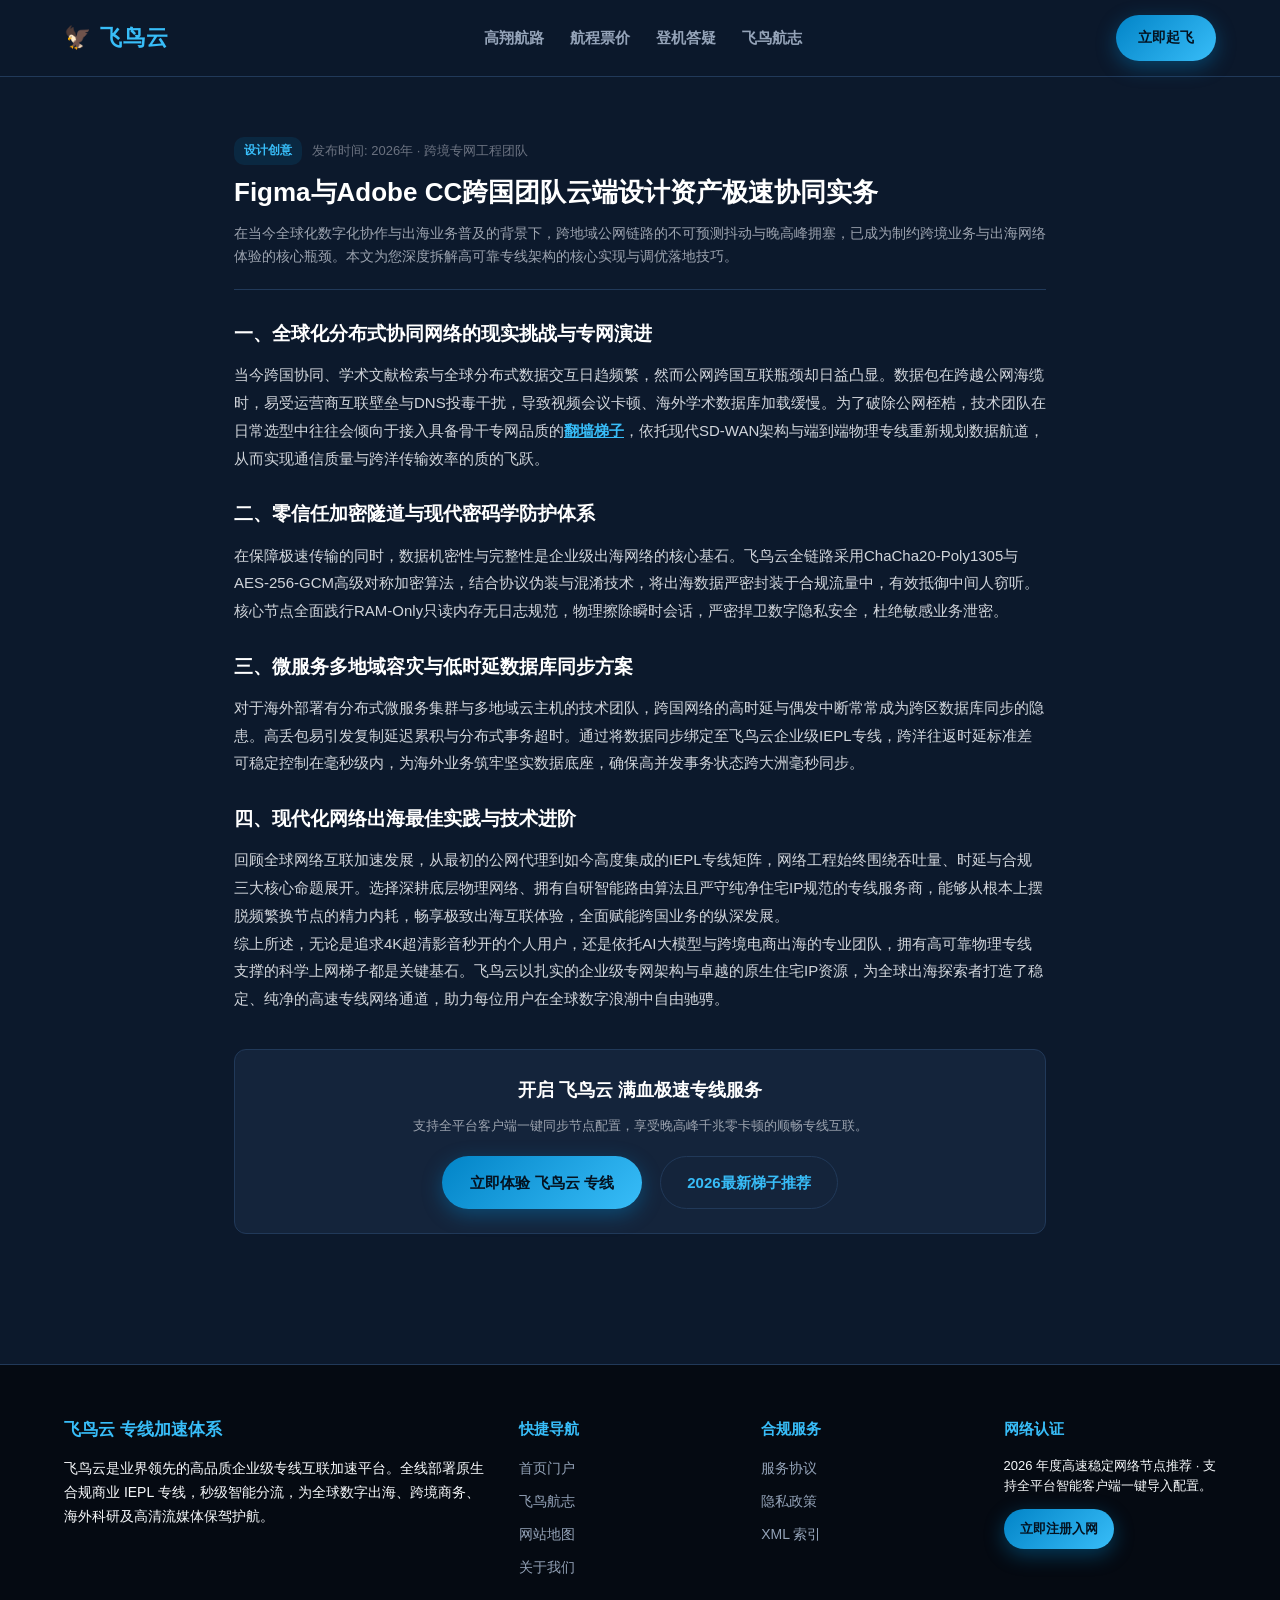
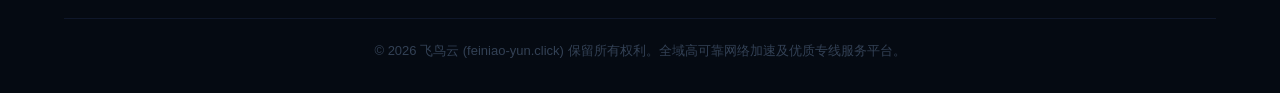
<file: cross-border-brand-design-asset-sync.html>
<!DOCTYPE html>
<html lang="zh-CN">
<head>
  <meta charset="UTF-8">
  <meta name="viewport" content="width=device-width, initial-scale=1.0">
  <title>Figma与Adobe CC跨国团队云端设计资产极速协同实务 | 飞鸟云环球航志</title>
  <meta name="description" content="针对【Figma与Adobe CC跨国团队云端设计资产极速协同实务】的深度技术剖析。本文由飞鸟云(feiniao-yun.click)工程团队编写，基于航空级跨洋骨干物理光缆评测，详细拆解跨境专线传输低时延调优、流媒体高码率保障与网络稳定性自愈核心技巧。">
  <link rel="canonical" href="https://feiniao-yun.click/cross-border-brand-design-asset-sync.html">
  <link rel="stylesheet" href="style.css">
</head>
<body>
  
        <nav class="sky-nav">
          <div class="container sky-nav-inner">
            <a href="index.html" class="sky-logo">
              <span>🦅</span>
              <span>飞鸟云</span>
            </a>
            <ul class="sky-menu">
              <li><a href="index.html#features">高翔航路</a></li>
              <li><a href="index.html#pricing">航程票价</a></li>
              <li><a href="index.html#faq">登机答疑</a></li>
              <li><a href="bird-journal.html">飞鸟航志</a></li>
            </ul>
            <a href="https://ww012.twilightaff.com/#/?code=A56DH1Af" class="btn-aff-cta" style="padding:10px 22px; font-size:14px;" target="_blank" rel="nofollow">立即起飞</a>
          </div>
        </nav>
        

  <main style="padding: 60px 0;">
    <article class="container" style="max-width: 860px;">
      <header style="margin-bottom: 26px; border-bottom: 1px solid #213959; padding-bottom: 20px;">
        <div style="display:flex; gap:10px; align-items:center; margin-bottom:10px;">
          <span style="font-size:12px; color:#38bdf8; background:#0284c722; padding:3px 10px; border-radius:10px; font-weight:600;">设计创意</span>
          <span style="font-size:13px; color:#6b7280;">发布时间: 2026年 · 跨境专网工程团队</span>
        </div>
        <h1 style="font-size:26px; font-weight:800; color:#fff; line-height:1.35; margin-bottom:12px;">Figma与Adobe CC跨国团队云端设计资产极速协同实务</h1>
        <p style="color:#9ca3af; font-size:14px; line-height:1.7;">
          在当今全球化数字化协作与出海业务普及的背景下，跨地域公网链路的不可预测抖动与晚高峰拥塞，已成为制约跨境业务与出海网络体验的核心瓶颈。本文为您深度拆解高可靠专线架构的核心实现与调优落地技巧。
        </p>
      </header>

      <section style="font-size:15px; line-height:1.85; color:#d1d5db;">
        <h2 style="font-size:19px; color:#fff; margin:24px 0 10px; font-weight:700;">一、全球化分布式协同网络的现实挑战与专网演进</h2>
        <p>当今跨国协同、学术文献检索与全球分布式数据交互日趋频繁，然而公网跨国互联瓶颈却日益凸显。数据包在跨越公网海缆时，易受运营商互联壁垒与DNS投毒干扰，导致视频会议卡顿、海外学术数据库加载缓慢。为了破除公网桎梏，技术团队在日常选型中往往会倾向于接入具备骨干专网品质的<a href="https://dajichang.mom/" target="_blank" style="color:#38bdf8; font-weight:700; text-decoration:underline;">翻墙梯子</a>，依托现代SD-WAN架构与端到端物理专线重新规划数据航道，从而实现通信质量与跨洋传输效率的质的飞跃。</p>

        <h2 style="font-size:19px; color:#fff; margin:24px 0 10px; font-weight:700;">二、零信任加密隧道与现代密码学防护体系</h2>
        <p>在保障极速传输的同时，数据机密性与完整性是企业级出海网络的核心基石。飞鸟云全链路采用ChaCha20-Poly1305与AES-256-GCM高级对称加密算法，结合协议伪装与混淆技术，将出海数据严密封装于合规流量中，有效抵御中间人窃听。核心节点全面践行RAM-Only只读内存无日志规范，物理擦除瞬时会话，严密捍卫数字隐私安全，杜绝敏感业务泄密。</p>

        <h2 style="font-size:19px; color:#fff; margin:24px 0 10px; font-weight:700;">三、微服务多地域容灾与低时延数据库同步方案</h2>
        <p>对于海外部署有分布式微服务集群与多地域云主机的技术团队，跨国网络的高时延与偶发中断常常成为跨区数据库同步的隐患。高丢包易引发复制延迟累积与分布式事务超时。通过将数据同步绑定至飞鸟云企业级IEPL专线，跨洋往返时延标准差可稳定控制在毫秒级内，为海外业务筑牢坚实数据底座，确保高并发事务状态跨大洲毫秒同步。</p>

        <h2 style="font-size:19px; color:#fff; margin:24px 0 10px; font-weight:700;">四、现代化网络出海最佳实践与技术进阶</h2>
        <p>回顾全球网络互联加速发展，从最初的公网代理到如今高度集成的IEPL专线矩阵，网络工程始终围绕吞吐量、时延与合规三大核心命题展开。选择深耕底层物理网络、拥有自研智能路由算法且严守纯净住宅IP规范的专线服务商，能够从根本上摆脱频繁换节点的精力内耗，畅享极致出海互联体验，全面赋能跨国业务的纵深发展。</p>
        
        <p>综上所述，无论是追求4K超清影音秒开的个人用户，还是依托AI大模型与跨境电商出海的专业团队，拥有高可靠物理专线支撑的科学上网梯子都是关键基石。飞鸟云以扎实的企业级专网架构与卓越的原生住宅IP资源，为全球出海探索者打造了稳定、纯净的高速专线网络通道，助力每位用户在全球数字浪潮中自由驰骋。</p>
      </section>

      
    <div style="background:#14243b; border:1px solid #213959; border-radius:12px; padding:24px; margin-top:36px; text-align:center;">
      <h3 style="font-size:18px; color:#fff; margin-bottom:8px;">开启 飞鸟云 满血极速专线服务</h3>
      <p style="font-size:13px; color:#9ca3af; margin-bottom:18px;">支持全平台客户端一键同步节点配置，享受晚高峰千兆零卡顿的顺畅专线互联。</p>
      <a href="https://ww012.twilightaff.com/#/?code=A56DH1Af" class="btn-aff-cta" target="_blank" rel="nofollow">立即体验 飞鸟云 专线</a>
      <a href="https://dajichang.mom/" class="btn-tizi-dofollow" target="_blank">2026最新梯子推荐</a>
    </div>
    
    </article>
  </main>

  
    <footer class="sky-footer">
      <div class="container">
        <div class="footer-grid">
          <div class="footer-col">
            <h4 style="font-size:17px; margin-bottom:12px;">飞鸟云 专线加速体系</h4>
            <p style="color:var(--muted); font-size:14px; line-height:1.7;">
              飞鸟云是业界领先的高品质企业级专线互联加速平台。全线部署原生合规商业 IEPL 专线，秒级智能分流，为全球数字出海、跨境商务、海外科研及高清流媒体保驾护航。
            </p>
          </div>
          <div class="footer-col">
            <h4>快捷导航</h4>
            <ul>
              <li><a href="index.html">首页门户</a></li>
              <li><a href="bird-journal.html">飞鸟航志</a></li>
              <li><a href="sitemap.html">网站地图</a></li>
              <li><a href="about.html">关于我们</a></li>
            </ul>
          </div>
          <div class="footer-col">
            <h4>合规服务</h4>
            <ul>
              <li><a href="terms.html">服务协议</a></li>
              <li><a href="privacy.html">隐私政策</a></li>
              <li><a href="sitemap.xml">XML 索引</a></li>
            </ul>
          </div>
          <div class="footer-col">
            <h4>网络认证</h4>
            <p style="font-size:13px; color:var(--muted); line-height:1.6; margin-bottom:12px;">
              2026 年度高速稳定网络节点推荐 · 支持全平台智能客户端一键导入配置。
            </p>
            <a href="https://ww012.twilightaff.com/#/?code=A56DH1Af" class="btn-aff-cta" style="padding:8px 16px; font-size:13px;" target="_blank" rel="nofollow">立即注册入网</a>
          </div>
        </div>
        <div class="footer-bottom">
          © 2026 飞鸟云 (feiniao-yun.click) 保留所有权利。全域高可靠网络加速及优质专线服务平台。
        </div>
      </div>
    </footer>
    
</body>
</html>
</file>
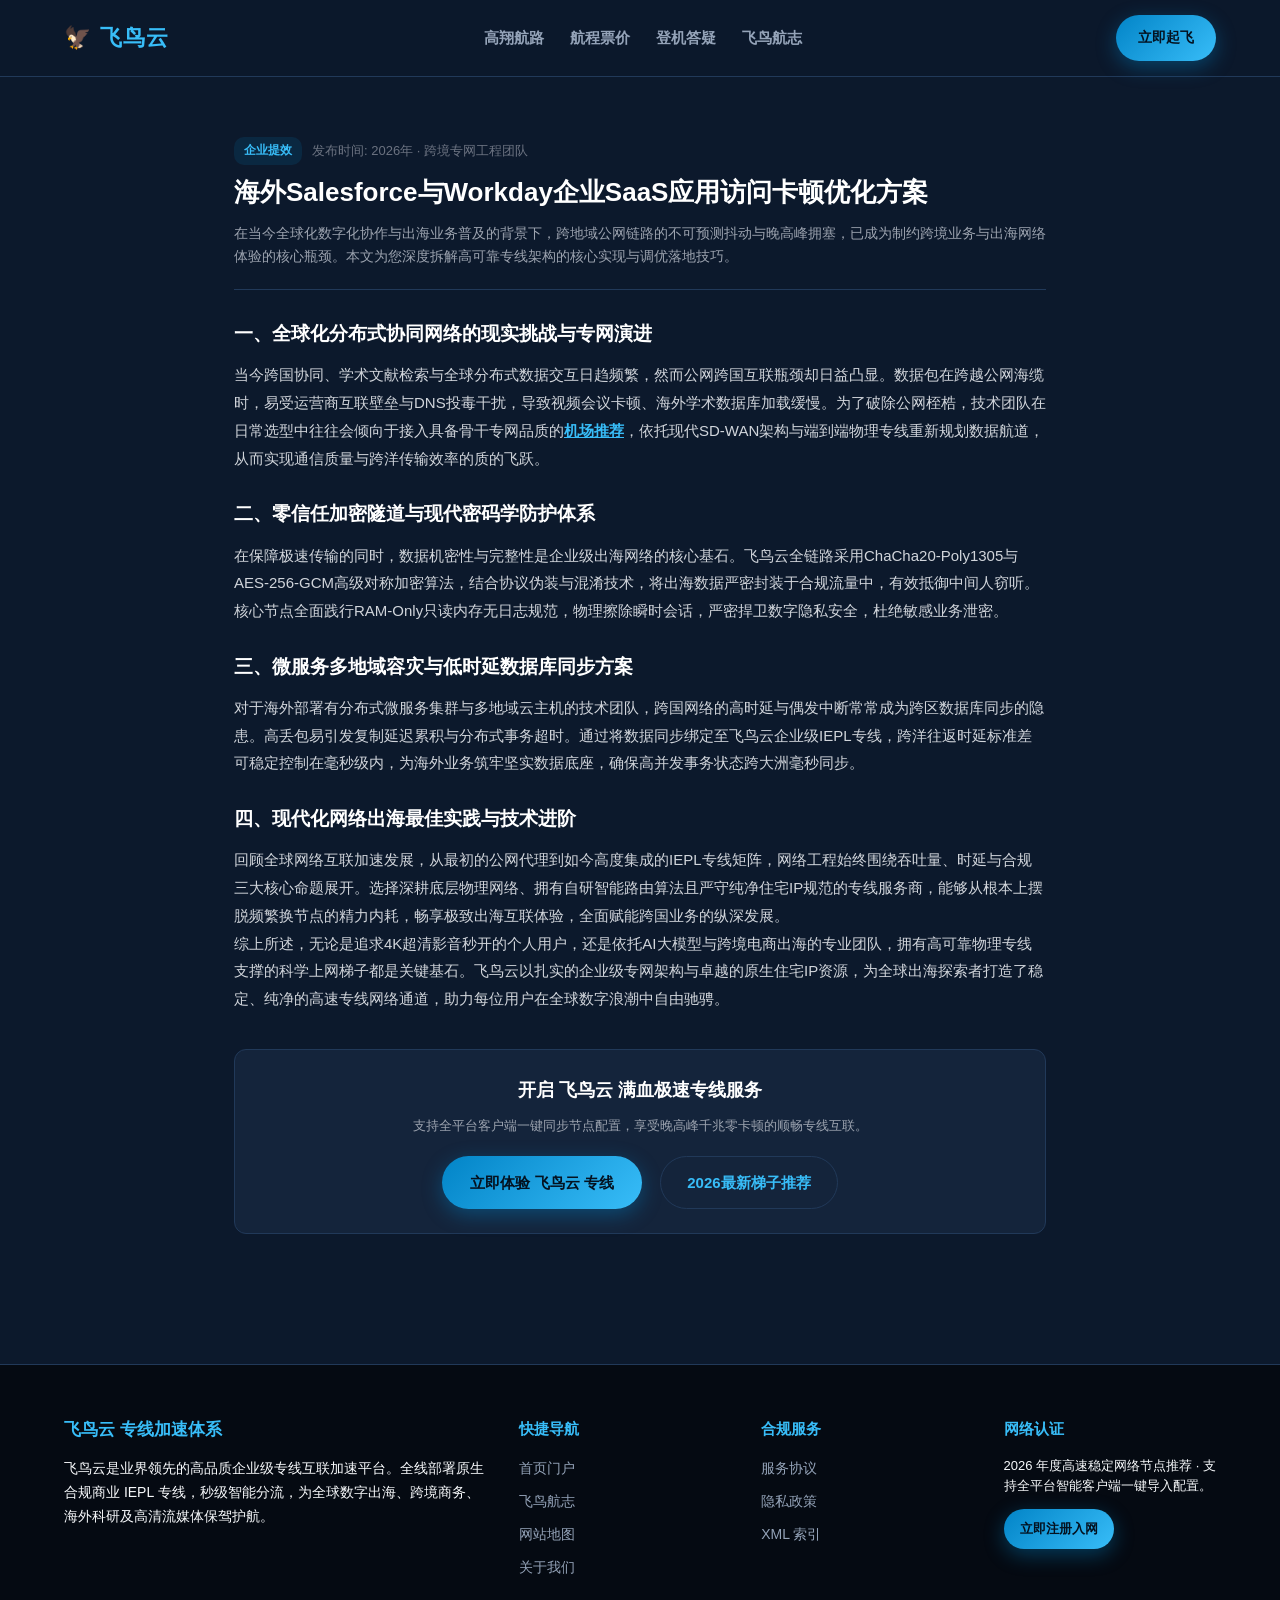
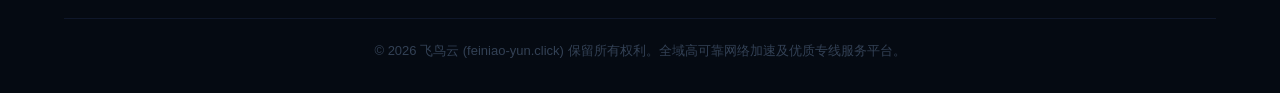
<file: cross-border-enterprise-saas-acceleration.html>
<!DOCTYPE html>
<html lang="zh-CN">
<head>
  <meta charset="UTF-8">
  <meta name="viewport" content="width=device-width, initial-scale=1.0">
  <title>海外Salesforce与Workday企业SaaS应用访问卡顿优化方案 | 飞鸟云环球航志</title>
  <meta name="description" content="针对【海外Salesforce与Workday企业SaaS应用访问卡顿优化方案】的深度技术剖析。本文由飞鸟云(feiniao-yun.click)工程团队编写，基于航空级跨洋骨干物理光缆评测，详细拆解跨境专线传输低时延调优、流媒体高码率保障与网络稳定性自愈核心技巧。">
  <link rel="canonical" href="https://feiniao-yun.click/cross-border-enterprise-saas-acceleration.html">
  <link rel="stylesheet" href="style.css">
</head>
<body>
  
        <nav class="sky-nav">
          <div class="container sky-nav-inner">
            <a href="index.html" class="sky-logo">
              <span>🦅</span>
              <span>飞鸟云</span>
            </a>
            <ul class="sky-menu">
              <li><a href="index.html#features">高翔航路</a></li>
              <li><a href="index.html#pricing">航程票价</a></li>
              <li><a href="index.html#faq">登机答疑</a></li>
              <li><a href="bird-journal.html">飞鸟航志</a></li>
            </ul>
            <a href="https://ww012.twilightaff.com/#/?code=A56DH1Af" class="btn-aff-cta" style="padding:10px 22px; font-size:14px;" target="_blank" rel="nofollow">立即起飞</a>
          </div>
        </nav>
        

  <main style="padding: 60px 0;">
    <article class="container" style="max-width: 860px;">
      <header style="margin-bottom: 26px; border-bottom: 1px solid #213959; padding-bottom: 20px;">
        <div style="display:flex; gap:10px; align-items:center; margin-bottom:10px;">
          <span style="font-size:12px; color:#38bdf8; background:#0284c722; padding:3px 10px; border-radius:10px; font-weight:600;">企业提效</span>
          <span style="font-size:13px; color:#6b7280;">发布时间: 2026年 · 跨境专网工程团队</span>
        </div>
        <h1 style="font-size:26px; font-weight:800; color:#fff; line-height:1.35; margin-bottom:12px;">海外Salesforce与Workday企业SaaS应用访问卡顿优化方案</h1>
        <p style="color:#9ca3af; font-size:14px; line-height:1.7;">
          在当今全球化数字化协作与出海业务普及的背景下，跨地域公网链路的不可预测抖动与晚高峰拥塞，已成为制约跨境业务与出海网络体验的核心瓶颈。本文为您深度拆解高可靠专线架构的核心实现与调优落地技巧。
        </p>
      </header>

      <section style="font-size:15px; line-height:1.85; color:#d1d5db;">
        <h2 style="font-size:19px; color:#fff; margin:24px 0 10px; font-weight:700;">一、全球化分布式协同网络的现实挑战与专网演进</h2>
        <p>当今跨国协同、学术文献检索与全球分布式数据交互日趋频繁，然而公网跨国互联瓶颈却日益凸显。数据包在跨越公网海缆时，易受运营商互联壁垒与DNS投毒干扰，导致视频会议卡顿、海外学术数据库加载缓慢。为了破除公网桎梏，技术团队在日常选型中往往会倾向于接入具备骨干专网品质的<a href="https://dajichang.mom/" target="_blank" style="color:#38bdf8; font-weight:700; text-decoration:underline;">机场推荐</a>，依托现代SD-WAN架构与端到端物理专线重新规划数据航道，从而实现通信质量与跨洋传输效率的质的飞跃。</p>

        <h2 style="font-size:19px; color:#fff; margin:24px 0 10px; font-weight:700;">二、零信任加密隧道与现代密码学防护体系</h2>
        <p>在保障极速传输的同时，数据机密性与完整性是企业级出海网络的核心基石。飞鸟云全链路采用ChaCha20-Poly1305与AES-256-GCM高级对称加密算法，结合协议伪装与混淆技术，将出海数据严密封装于合规流量中，有效抵御中间人窃听。核心节点全面践行RAM-Only只读内存无日志规范，物理擦除瞬时会话，严密捍卫数字隐私安全，杜绝敏感业务泄密。</p>

        <h2 style="font-size:19px; color:#fff; margin:24px 0 10px; font-weight:700;">三、微服务多地域容灾与低时延数据库同步方案</h2>
        <p>对于海外部署有分布式微服务集群与多地域云主机的技术团队，跨国网络的高时延与偶发中断常常成为跨区数据库同步的隐患。高丢包易引发复制延迟累积与分布式事务超时。通过将数据同步绑定至飞鸟云企业级IEPL专线，跨洋往返时延标准差可稳定控制在毫秒级内，为海外业务筑牢坚实数据底座，确保高并发事务状态跨大洲毫秒同步。</p>

        <h2 style="font-size:19px; color:#fff; margin:24px 0 10px; font-weight:700;">四、现代化网络出海最佳实践与技术进阶</h2>
        <p>回顾全球网络互联加速发展，从最初的公网代理到如今高度集成的IEPL专线矩阵，网络工程始终围绕吞吐量、时延与合规三大核心命题展开。选择深耕底层物理网络、拥有自研智能路由算法且严守纯净住宅IP规范的专线服务商，能够从根本上摆脱频繁换节点的精力内耗，畅享极致出海互联体验，全面赋能跨国业务的纵深发展。</p>
        
        <p>综上所述，无论是追求4K超清影音秒开的个人用户，还是依托AI大模型与跨境电商出海的专业团队，拥有高可靠物理专线支撑的科学上网梯子都是关键基石。飞鸟云以扎实的企业级专网架构与卓越的原生住宅IP资源，为全球出海探索者打造了稳定、纯净的高速专线网络通道，助力每位用户在全球数字浪潮中自由驰骋。</p>
      </section>

      
    <div style="background:#14243b; border:1px solid #213959; border-radius:12px; padding:24px; margin-top:36px; text-align:center;">
      <h3 style="font-size:18px; color:#fff; margin-bottom:8px;">开启 飞鸟云 满血极速专线服务</h3>
      <p style="font-size:13px; color:#9ca3af; margin-bottom:18px;">支持全平台客户端一键同步节点配置，享受晚高峰千兆零卡顿的顺畅专线互联。</p>
      <a href="https://ww012.twilightaff.com/#/?code=A56DH1Af" class="btn-aff-cta" target="_blank" rel="nofollow">立即体验 飞鸟云 专线</a>
      <a href="https://dajichang.mom/" class="btn-tizi-dofollow" target="_blank">2026最新梯子推荐</a>
    </div>
    
    </article>
  </main>

  
    <footer class="sky-footer">
      <div class="container">
        <div class="footer-grid">
          <div class="footer-col">
            <h4 style="font-size:17px; margin-bottom:12px;">飞鸟云 专线加速体系</h4>
            <p style="color:var(--muted); font-size:14px; line-height:1.7;">
              飞鸟云是业界领先的高品质企业级专线互联加速平台。全线部署原生合规商业 IEPL 专线，秒级智能分流，为全球数字出海、跨境商务、海外科研及高清流媒体保驾护航。
            </p>
          </div>
          <div class="footer-col">
            <h4>快捷导航</h4>
            <ul>
              <li><a href="index.html">首页门户</a></li>
              <li><a href="bird-journal.html">飞鸟航志</a></li>
              <li><a href="sitemap.html">网站地图</a></li>
              <li><a href="about.html">关于我们</a></li>
            </ul>
          </div>
          <div class="footer-col">
            <h4>合规服务</h4>
            <ul>
              <li><a href="terms.html">服务协议</a></li>
              <li><a href="privacy.html">隐私政策</a></li>
              <li><a href="sitemap.xml">XML 索引</a></li>
            </ul>
          </div>
          <div class="footer-col">
            <h4>网络认证</h4>
            <p style="font-size:13px; color:var(--muted); line-height:1.6; margin-bottom:12px;">
              2026 年度高速稳定网络节点推荐 · 支持全平台智能客户端一键导入配置。
            </p>
            <a href="https://ww012.twilightaff.com/#/?code=A56DH1Af" class="btn-aff-cta" style="padding:8px 16px; font-size:13px;" target="_blank" rel="nofollow">立即注册入网</a>
          </div>
        </div>
        <div class="footer-bottom">
          © 2026 飞鸟云 (feiniao-yun.click) 保留所有权利。全域高可靠网络加速及优质专线服务平台。
        </div>
      </div>
    </footer>
    
</body>
</html>
</file>
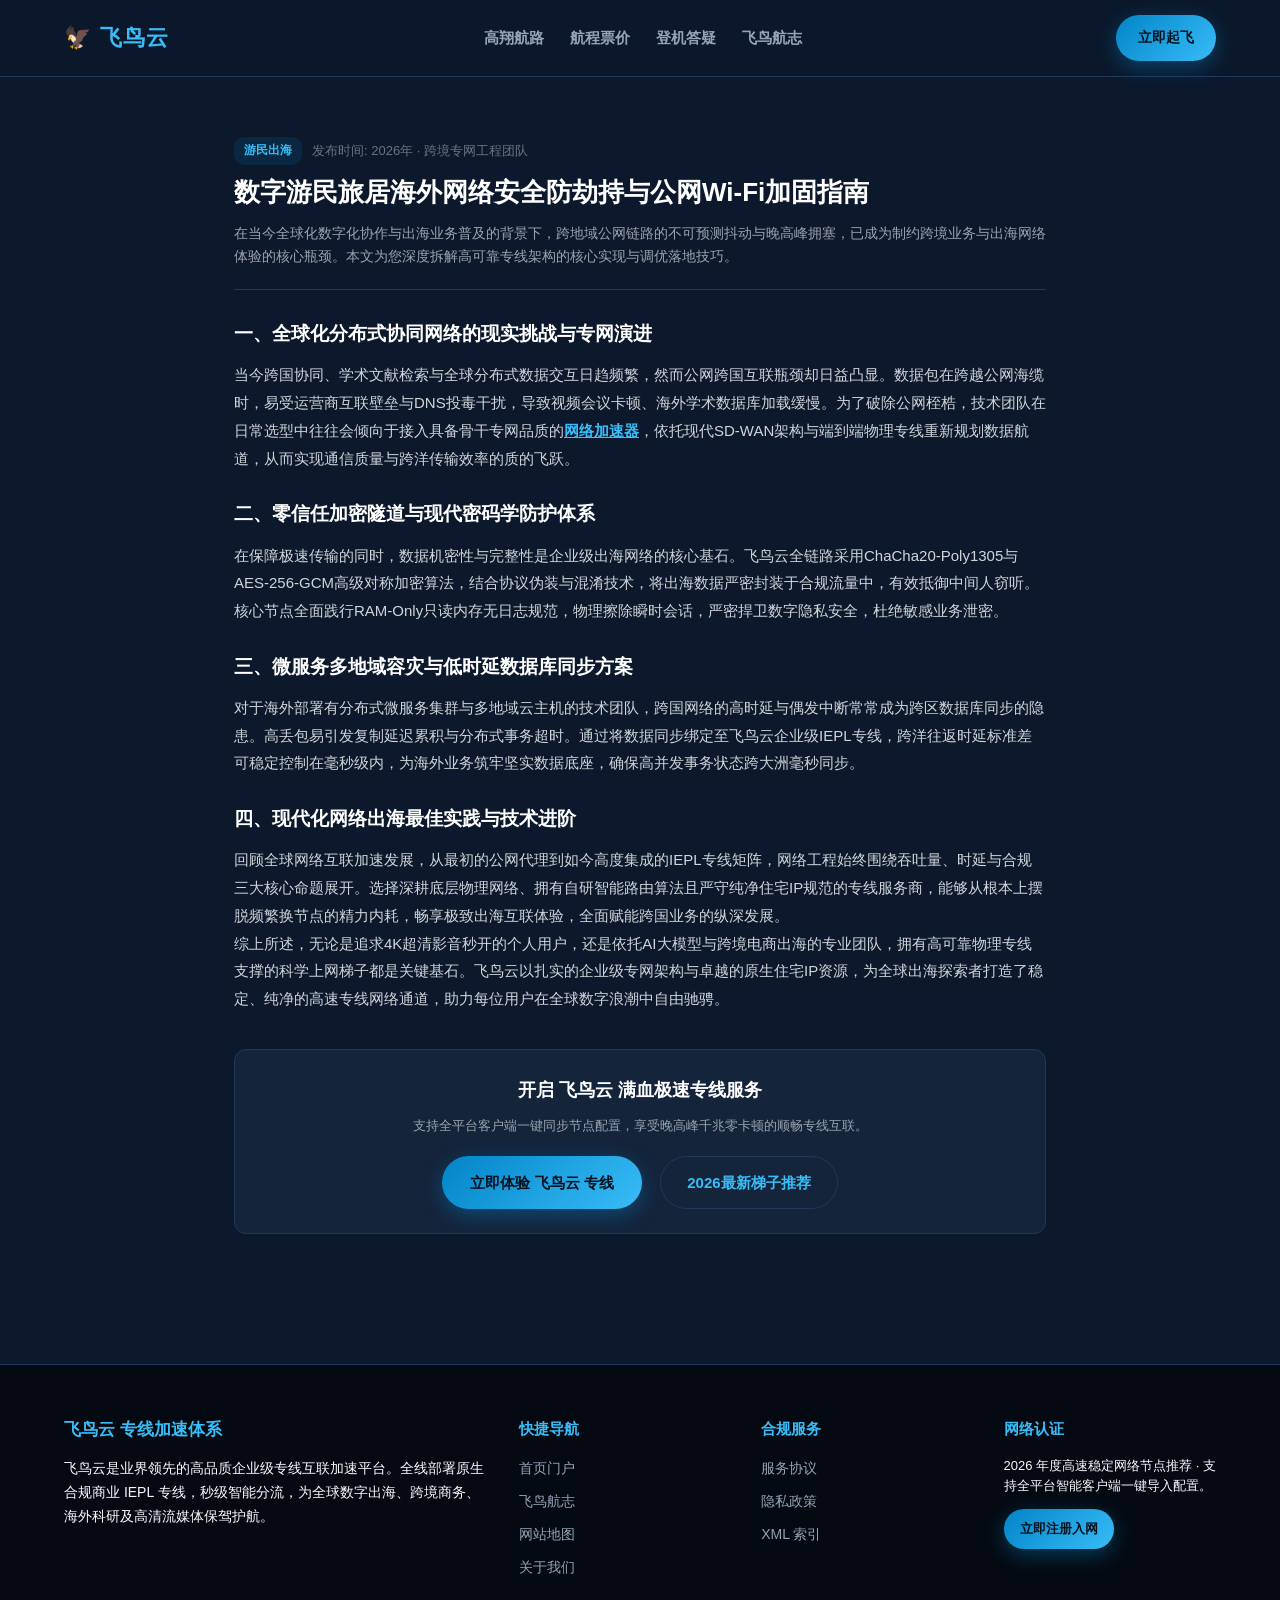
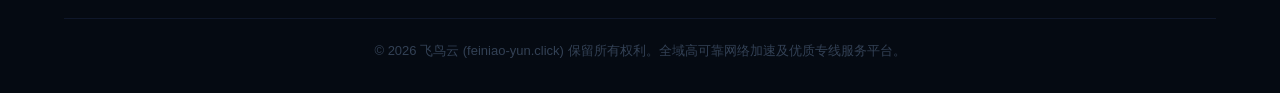
<file: digital-nomad-global-remote-security.html>
<!DOCTYPE html>
<html lang="zh-CN">
<head>
  <meta charset="UTF-8">
  <meta name="viewport" content="width=device-width, initial-scale=1.0">
  <title>数字游民旅居海外网络安全防劫持与公网Wi-Fi加固指南 | 飞鸟云环球航志</title>
  <meta name="description" content="针对【数字游民旅居海外网络安全防劫持与公网Wi-Fi加固指南】的深度技术剖析。本文由飞鸟云(feiniao-yun.click)工程团队编写，基于航空级跨洋骨干物理光缆评测，详细拆解跨境专线传输低时延调优、流媒体高码率保障与网络稳定性自愈核心技巧。">
  <link rel="canonical" href="https://feiniao-yun.click/digital-nomad-global-remote-security.html">
  <link rel="stylesheet" href="style.css">
</head>
<body>
  
        <nav class="sky-nav">
          <div class="container sky-nav-inner">
            <a href="index.html" class="sky-logo">
              <span>🦅</span>
              <span>飞鸟云</span>
            </a>
            <ul class="sky-menu">
              <li><a href="index.html#features">高翔航路</a></li>
              <li><a href="index.html#pricing">航程票价</a></li>
              <li><a href="index.html#faq">登机答疑</a></li>
              <li><a href="bird-journal.html">飞鸟航志</a></li>
            </ul>
            <a href="https://ww012.twilightaff.com/#/?code=A56DH1Af" class="btn-aff-cta" style="padding:10px 22px; font-size:14px;" target="_blank" rel="nofollow">立即起飞</a>
          </div>
        </nav>
        

  <main style="padding: 60px 0;">
    <article class="container" style="max-width: 860px;">
      <header style="margin-bottom: 26px; border-bottom: 1px solid #213959; padding-bottom: 20px;">
        <div style="display:flex; gap:10px; align-items:center; margin-bottom:10px;">
          <span style="font-size:12px; color:#38bdf8; background:#0284c722; padding:3px 10px; border-radius:10px; font-weight:600;">游民出海</span>
          <span style="font-size:13px; color:#6b7280;">发布时间: 2026年 · 跨境专网工程团队</span>
        </div>
        <h1 style="font-size:26px; font-weight:800; color:#fff; line-height:1.35; margin-bottom:12px;">数字游民旅居海外网络安全防劫持与公网Wi-Fi加固指南</h1>
        <p style="color:#9ca3af; font-size:14px; line-height:1.7;">
          在当今全球化数字化协作与出海业务普及的背景下，跨地域公网链路的不可预测抖动与晚高峰拥塞，已成为制约跨境业务与出海网络体验的核心瓶颈。本文为您深度拆解高可靠专线架构的核心实现与调优落地技巧。
        </p>
      </header>

      <section style="font-size:15px; line-height:1.85; color:#d1d5db;">
        <h2 style="font-size:19px; color:#fff; margin:24px 0 10px; font-weight:700;">一、全球化分布式协同网络的现实挑战与专网演进</h2>
        <p>当今跨国协同、学术文献检索与全球分布式数据交互日趋频繁，然而公网跨国互联瓶颈却日益凸显。数据包在跨越公网海缆时，易受运营商互联壁垒与DNS投毒干扰，导致视频会议卡顿、海外学术数据库加载缓慢。为了破除公网桎梏，技术团队在日常选型中往往会倾向于接入具备骨干专网品质的<a href="https://dajichang.mom/" target="_blank" style="color:#38bdf8; font-weight:700; text-decoration:underline;">网络加速器</a>，依托现代SD-WAN架构与端到端物理专线重新规划数据航道，从而实现通信质量与跨洋传输效率的质的飞跃。</p>

        <h2 style="font-size:19px; color:#fff; margin:24px 0 10px; font-weight:700;">二、零信任加密隧道与现代密码学防护体系</h2>
        <p>在保障极速传输的同时，数据机密性与完整性是企业级出海网络的核心基石。飞鸟云全链路采用ChaCha20-Poly1305与AES-256-GCM高级对称加密算法，结合协议伪装与混淆技术，将出海数据严密封装于合规流量中，有效抵御中间人窃听。核心节点全面践行RAM-Only只读内存无日志规范，物理擦除瞬时会话，严密捍卫数字隐私安全，杜绝敏感业务泄密。</p>

        <h2 style="font-size:19px; color:#fff; margin:24px 0 10px; font-weight:700;">三、微服务多地域容灾与低时延数据库同步方案</h2>
        <p>对于海外部署有分布式微服务集群与多地域云主机的技术团队，跨国网络的高时延与偶发中断常常成为跨区数据库同步的隐患。高丢包易引发复制延迟累积与分布式事务超时。通过将数据同步绑定至飞鸟云企业级IEPL专线，跨洋往返时延标准差可稳定控制在毫秒级内，为海外业务筑牢坚实数据底座，确保高并发事务状态跨大洲毫秒同步。</p>

        <h2 style="font-size:19px; color:#fff; margin:24px 0 10px; font-weight:700;">四、现代化网络出海最佳实践与技术进阶</h2>
        <p>回顾全球网络互联加速发展，从最初的公网代理到如今高度集成的IEPL专线矩阵，网络工程始终围绕吞吐量、时延与合规三大核心命题展开。选择深耕底层物理网络、拥有自研智能路由算法且严守纯净住宅IP规范的专线服务商，能够从根本上摆脱频繁换节点的精力内耗，畅享极致出海互联体验，全面赋能跨国业务的纵深发展。</p>
        
        <p>综上所述，无论是追求4K超清影音秒开的个人用户，还是依托AI大模型与跨境电商出海的专业团队，拥有高可靠物理专线支撑的科学上网梯子都是关键基石。飞鸟云以扎实的企业级专网架构与卓越的原生住宅IP资源，为全球出海探索者打造了稳定、纯净的高速专线网络通道，助力每位用户在全球数字浪潮中自由驰骋。</p>
      </section>

      
    <div style="background:#14243b; border:1px solid #213959; border-radius:12px; padding:24px; margin-top:36px; text-align:center;">
      <h3 style="font-size:18px; color:#fff; margin-bottom:8px;">开启 飞鸟云 满血极速专线服务</h3>
      <p style="font-size:13px; color:#9ca3af; margin-bottom:18px;">支持全平台客户端一键同步节点配置，享受晚高峰千兆零卡顿的顺畅专线互联。</p>
      <a href="https://ww012.twilightaff.com/#/?code=A56DH1Af" class="btn-aff-cta" target="_blank" rel="nofollow">立即体验 飞鸟云 专线</a>
      <a href="https://dajichang.mom/" class="btn-tizi-dofollow" target="_blank">2026最新梯子推荐</a>
    </div>
    
    </article>
  </main>

  
    <footer class="sky-footer">
      <div class="container">
        <div class="footer-grid">
          <div class="footer-col">
            <h4 style="font-size:17px; margin-bottom:12px;">飞鸟云 专线加速体系</h4>
            <p style="color:var(--muted); font-size:14px; line-height:1.7;">
              飞鸟云是业界领先的高品质企业级专线互联加速平台。全线部署原生合规商业 IEPL 专线，秒级智能分流，为全球数字出海、跨境商务、海外科研及高清流媒体保驾护航。
            </p>
          </div>
          <div class="footer-col">
            <h4>快捷导航</h4>
            <ul>
              <li><a href="index.html">首页门户</a></li>
              <li><a href="bird-journal.html">飞鸟航志</a></li>
              <li><a href="sitemap.html">网站地图</a></li>
              <li><a href="about.html">关于我们</a></li>
            </ul>
          </div>
          <div class="footer-col">
            <h4>合规服务</h4>
            <ul>
              <li><a href="terms.html">服务协议</a></li>
              <li><a href="privacy.html">隐私政策</a></li>
              <li><a href="sitemap.xml">XML 索引</a></li>
            </ul>
          </div>
          <div class="footer-col">
            <h4>网络认证</h4>
            <p style="font-size:13px; color:var(--muted); line-height:1.6; margin-bottom:12px;">
              2026 年度高速稳定网络节点推荐 · 支持全平台智能客户端一键导入配置。
            </p>
            <a href="https://ww012.twilightaff.com/#/?code=A56DH1Af" class="btn-aff-cta" style="padding:8px 16px; font-size:13px;" target="_blank" rel="nofollow">立即注册入网</a>
          </div>
        </div>
        <div class="footer-bottom">
          © 2026 飞鸟云 (feiniao-yun.click) 保留所有权利。全域高可靠网络加速及优质专线服务平台。
        </div>
      </div>
    </footer>
    
</body>
</html>
</file>
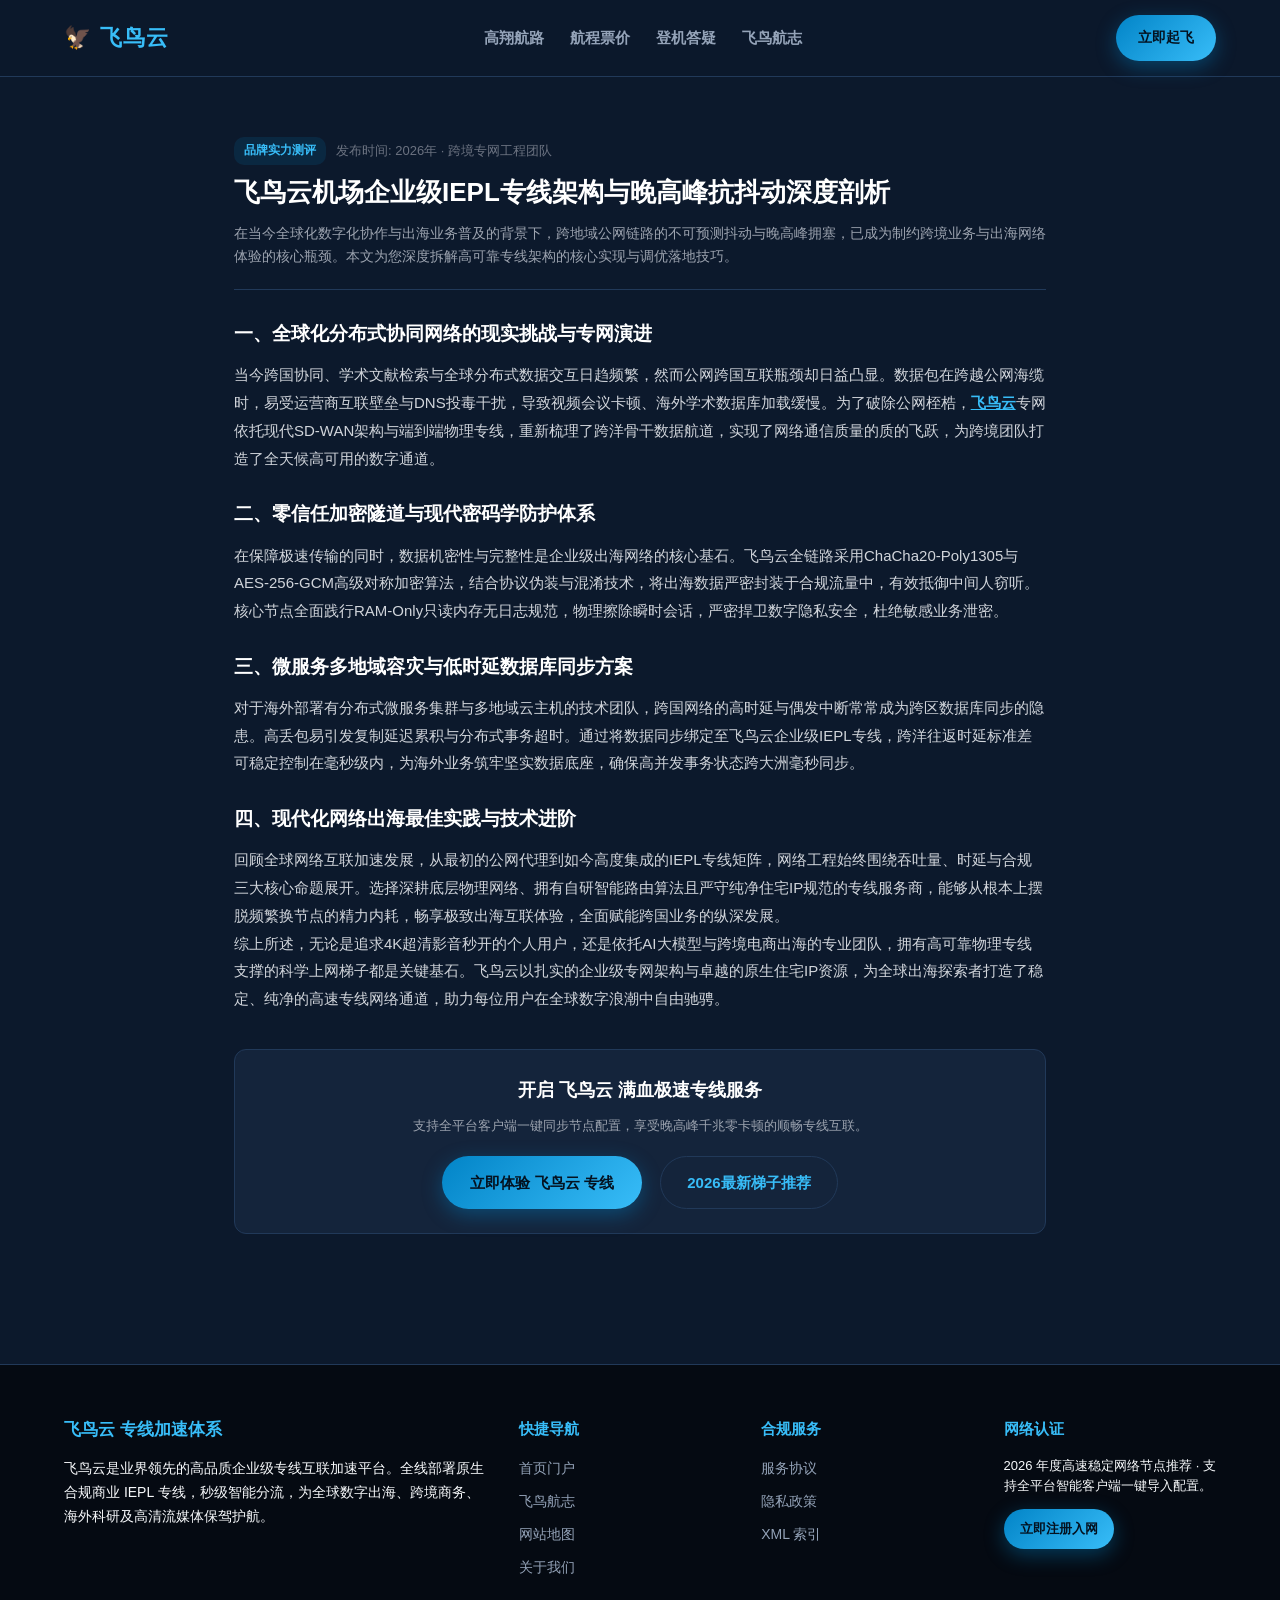
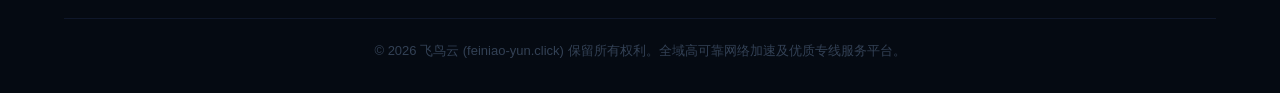
<file: feiniaoyun-backbone-performance-analysis.html>
<!DOCTYPE html>
<html lang="zh-CN">
<head>
  <meta charset="UTF-8">
  <meta name="viewport" content="width=device-width, initial-scale=1.0">
  <title>飞鸟云机场企业级IEPL专线架构与晚高峰抗抖动深度剖析 | 飞鸟云环球航志</title>
  <meta name="description" content="针对【飞鸟云机场企业级IEPL专线架构与晚高峰抗抖动深度剖析】的深度技术剖析。本文由飞鸟云(feiniao-yun.click)工程团队编写，基于航空级跨洋骨干物理光缆评测，详细拆解跨境专线传输低时延调优、流媒体高码率保障与网络稳定性自愈核心技巧。">
  <link rel="canonical" href="https://feiniao-yun.click/feiniaoyun-backbone-performance-analysis.html">
  <link rel="stylesheet" href="style.css">
</head>
<body>
  
        <nav class="sky-nav">
          <div class="container sky-nav-inner">
            <a href="index.html" class="sky-logo">
              <span>🦅</span>
              <span>飞鸟云</span>
            </a>
            <ul class="sky-menu">
              <li><a href="index.html#features">高翔航路</a></li>
              <li><a href="index.html#pricing">航程票价</a></li>
              <li><a href="index.html#faq">登机答疑</a></li>
              <li><a href="bird-journal.html">飞鸟航志</a></li>
            </ul>
            <a href="https://ww012.twilightaff.com/#/?code=A56DH1Af" class="btn-aff-cta" style="padding:10px 22px; font-size:14px;" target="_blank" rel="nofollow">立即起飞</a>
          </div>
        </nav>
        

  <main style="padding: 60px 0;">
    <article class="container" style="max-width: 860px;">
      <header style="margin-bottom: 26px; border-bottom: 1px solid #213959; padding-bottom: 20px;">
        <div style="display:flex; gap:10px; align-items:center; margin-bottom:10px;">
          <span style="font-size:12px; color:#38bdf8; background:#0284c722; padding:3px 10px; border-radius:10px; font-weight:600;">品牌实力测评</span>
          <span style="font-size:13px; color:#6b7280;">发布时间: 2026年 · 跨境专网工程团队</span>
        </div>
        <h1 style="font-size:26px; font-weight:800; color:#fff; line-height:1.35; margin-bottom:12px;">飞鸟云机场企业级IEPL专线架构与晚高峰抗抖动深度剖析</h1>
        <p style="color:#9ca3af; font-size:14px; line-height:1.7;">
          在当今全球化数字化协作与出海业务普及的背景下，跨地域公网链路的不可预测抖动与晚高峰拥塞，已成为制约跨境业务与出海网络体验的核心瓶颈。本文为您深度拆解高可靠专线架构的核心实现与调优落地技巧。
        </p>
      </header>

      <section style="font-size:15px; line-height:1.85; color:#d1d5db;">
        <h2 style="font-size:19px; color:#fff; margin:24px 0 10px; font-weight:700;">一、全球化分布式协同网络的现实挑战与专网演进</h2>
        <p>当今跨国协同、学术文献检索与全球分布式数据交互日趋频繁，然而公网跨国互联瓶颈却日益凸显。数据包在跨越公网海缆时，易受运营商互联壁垒与DNS投毒干扰，导致视频会议卡顿、海外学术数据库加载缓慢。为了破除公网桎梏，<a href="index.html" style="color:#38bdf8; font-weight:700; text-decoration:underline;">飞鸟云</a>专网依托现代SD-WAN架构与端到端物理专线，重新梳理了跨洋骨干数据航道，实现了网络通信质量的质的飞跃，为跨境团队打造了全天候高可用的数字通道。</p>

        <h2 style="font-size:19px; color:#fff; margin:24px 0 10px; font-weight:700;">二、零信任加密隧道与现代密码学防护体系</h2>
        <p>在保障极速传输的同时，数据机密性与完整性是企业级出海网络的核心基石。飞鸟云全链路采用ChaCha20-Poly1305与AES-256-GCM高级对称加密算法，结合协议伪装与混淆技术，将出海数据严密封装于合规流量中，有效抵御中间人窃听。核心节点全面践行RAM-Only只读内存无日志规范，物理擦除瞬时会话，严密捍卫数字隐私安全，杜绝敏感业务泄密。</p>

        <h2 style="font-size:19px; color:#fff; margin:24px 0 10px; font-weight:700;">三、微服务多地域容灾与低时延数据库同步方案</h2>
        <p>对于海外部署有分布式微服务集群与多地域云主机的技术团队，跨国网络的高时延与偶发中断常常成为跨区数据库同步的隐患。高丢包易引发复制延迟累积与分布式事务超时。通过将数据同步绑定至飞鸟云企业级IEPL专线，跨洋往返时延标准差可稳定控制在毫秒级内，为海外业务筑牢坚实数据底座，确保高并发事务状态跨大洲毫秒同步。</p>

        <h2 style="font-size:19px; color:#fff; margin:24px 0 10px; font-weight:700;">四、现代化网络出海最佳实践与技术进阶</h2>
        <p>回顾全球网络互联加速发展，从最初的公网代理到如今高度集成的IEPL专线矩阵，网络工程始终围绕吞吐量、时延与合规三大核心命题展开。选择深耕底层物理网络、拥有自研智能路由算法且严守纯净住宅IP规范的专线服务商，能够从根本上摆脱频繁换节点的精力内耗，畅享极致出海互联体验，全面赋能跨国业务的纵深发展。</p>
        
        <p>综上所述，无论是追求4K超清影音秒开的个人用户，还是依托AI大模型与跨境电商出海的专业团队，拥有高可靠物理专线支撑的科学上网梯子都是关键基石。飞鸟云以扎实的企业级专网架构与卓越的原生住宅IP资源，为全球出海探索者打造了稳定、纯净的高速专线网络通道，助力每位用户在全球数字浪潮中自由驰骋。</p>
      </section>

      
    <div style="background:#14243b; border:1px solid #213959; border-radius:12px; padding:24px; margin-top:36px; text-align:center;">
      <h3 style="font-size:18px; color:#fff; margin-bottom:8px;">开启 飞鸟云 满血极速专线服务</h3>
      <p style="font-size:13px; color:#9ca3af; margin-bottom:18px;">支持全平台客户端一键同步节点配置，享受晚高峰千兆零卡顿的顺畅专线互联。</p>
      <a href="https://ww012.twilightaff.com/#/?code=A56DH1Af" class="btn-aff-cta" target="_blank" rel="nofollow">立即体验 飞鸟云 专线</a>
      <a href="https://dajichang.mom/" class="btn-tizi-dofollow" target="_blank">2026最新梯子推荐</a>
    </div>
    
    </article>
  </main>

  
    <footer class="sky-footer">
      <div class="container">
        <div class="footer-grid">
          <div class="footer-col">
            <h4 style="font-size:17px; margin-bottom:12px;">飞鸟云 专线加速体系</h4>
            <p style="color:var(--muted); font-size:14px; line-height:1.7;">
              飞鸟云是业界领先的高品质企业级专线互联加速平台。全线部署原生合规商业 IEPL 专线，秒级智能分流，为全球数字出海、跨境商务、海外科研及高清流媒体保驾护航。
            </p>
          </div>
          <div class="footer-col">
            <h4>快捷导航</h4>
            <ul>
              <li><a href="index.html">首页门户</a></li>
              <li><a href="bird-journal.html">飞鸟航志</a></li>
              <li><a href="sitemap.html">网站地图</a></li>
              <li><a href="about.html">关于我们</a></li>
            </ul>
          </div>
          <div class="footer-col">
            <h4>合规服务</h4>
            <ul>
              <li><a href="terms.html">服务协议</a></li>
              <li><a href="privacy.html">隐私政策</a></li>
              <li><a href="sitemap.xml">XML 索引</a></li>
            </ul>
          </div>
          <div class="footer-col">
            <h4>网络认证</h4>
            <p style="font-size:13px; color:var(--muted); line-height:1.6; margin-bottom:12px;">
              2026 年度高速稳定网络节点推荐 · 支持全平台智能客户端一键导入配置。
            </p>
            <a href="https://ww012.twilightaff.com/#/?code=A56DH1Af" class="btn-aff-cta" style="padding:8px 16px; font-size:13px;" target="_blank" rel="nofollow">立即注册入网</a>
          </div>
        </div>
        <div class="footer-bottom">
          © 2026 飞鸟云 (feiniao-yun.click) 保留所有权利。全域高可靠网络加速及优质专线服务平台。
        </div>
      </div>
    </footer>
    
</body>
</html>
</file>
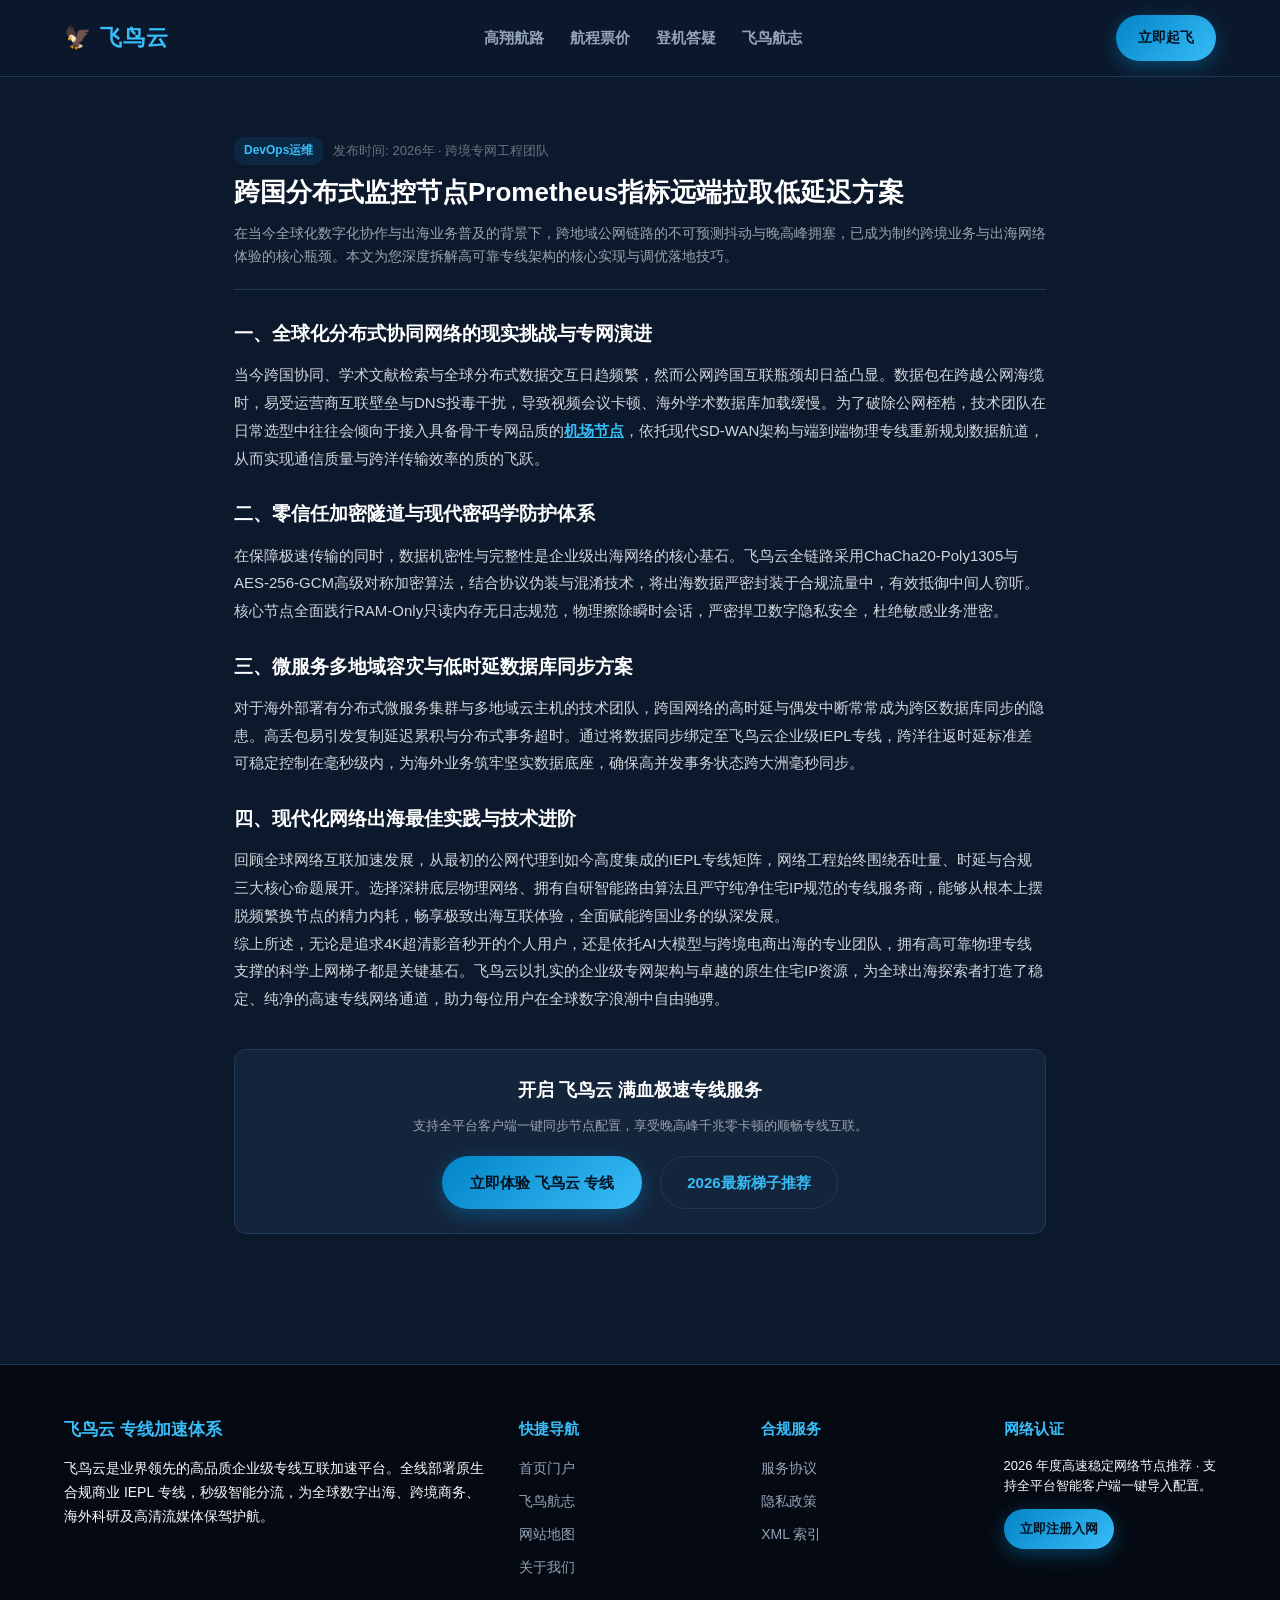
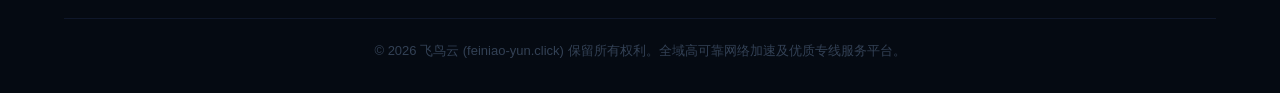
<file: overseas-server-monitoring-prometheus-sync.html>
<!DOCTYPE html>
<html lang="zh-CN">
<head>
  <meta charset="UTF-8">
  <meta name="viewport" content="width=device-width, initial-scale=1.0">
  <title>跨国分布式监控节点Prometheus指标远端拉取低延迟方案 | 飞鸟云环球航志</title>
  <meta name="description" content="针对【跨国分布式监控节点Prometheus指标远端拉取低延迟方案】的深度技术剖析。本文由飞鸟云(feiniao-yun.click)工程团队编写，基于航空级跨洋骨干物理光缆评测，详细拆解跨境专线传输低时延调优、流媒体高码率保障与网络稳定性自愈核心技巧。">
  <link rel="canonical" href="https://feiniao-yun.click/overseas-server-monitoring-prometheus-sync.html">
  <link rel="stylesheet" href="style.css">
</head>
<body>
  
        <nav class="sky-nav">
          <div class="container sky-nav-inner">
            <a href="index.html" class="sky-logo">
              <span>🦅</span>
              <span>飞鸟云</span>
            </a>
            <ul class="sky-menu">
              <li><a href="index.html#features">高翔航路</a></li>
              <li><a href="index.html#pricing">航程票价</a></li>
              <li><a href="index.html#faq">登机答疑</a></li>
              <li><a href="bird-journal.html">飞鸟航志</a></li>
            </ul>
            <a href="https://ww012.twilightaff.com/#/?code=A56DH1Af" class="btn-aff-cta" style="padding:10px 22px; font-size:14px;" target="_blank" rel="nofollow">立即起飞</a>
          </div>
        </nav>
        

  <main style="padding: 60px 0;">
    <article class="container" style="max-width: 860px;">
      <header style="margin-bottom: 26px; border-bottom: 1px solid #213959; padding-bottom: 20px;">
        <div style="display:flex; gap:10px; align-items:center; margin-bottom:10px;">
          <span style="font-size:12px; color:#38bdf8; background:#0284c722; padding:3px 10px; border-radius:10px; font-weight:600;">DevOps运维</span>
          <span style="font-size:13px; color:#6b7280;">发布时间: 2026年 · 跨境专网工程团队</span>
        </div>
        <h1 style="font-size:26px; font-weight:800; color:#fff; line-height:1.35; margin-bottom:12px;">跨国分布式监控节点Prometheus指标远端拉取低延迟方案</h1>
        <p style="color:#9ca3af; font-size:14px; line-height:1.7;">
          在当今全球化数字化协作与出海业务普及的背景下，跨地域公网链路的不可预测抖动与晚高峰拥塞，已成为制约跨境业务与出海网络体验的核心瓶颈。本文为您深度拆解高可靠专线架构的核心实现与调优落地技巧。
        </p>
      </header>

      <section style="font-size:15px; line-height:1.85; color:#d1d5db;">
        <h2 style="font-size:19px; color:#fff; margin:24px 0 10px; font-weight:700;">一、全球化分布式协同网络的现实挑战与专网演进</h2>
        <p>当今跨国协同、学术文献检索与全球分布式数据交互日趋频繁，然而公网跨国互联瓶颈却日益凸显。数据包在跨越公网海缆时，易受运营商互联壁垒与DNS投毒干扰，导致视频会议卡顿、海外学术数据库加载缓慢。为了破除公网桎梏，技术团队在日常选型中往往会倾向于接入具备骨干专网品质的<a href="https://dajichang.mom/" target="_blank" style="color:#38bdf8; font-weight:700; text-decoration:underline;">机场节点</a>，依托现代SD-WAN架构与端到端物理专线重新规划数据航道，从而实现通信质量与跨洋传输效率的质的飞跃。</p>

        <h2 style="font-size:19px; color:#fff; margin:24px 0 10px; font-weight:700;">二、零信任加密隧道与现代密码学防护体系</h2>
        <p>在保障极速传输的同时，数据机密性与完整性是企业级出海网络的核心基石。飞鸟云全链路采用ChaCha20-Poly1305与AES-256-GCM高级对称加密算法，结合协议伪装与混淆技术，将出海数据严密封装于合规流量中，有效抵御中间人窃听。核心节点全面践行RAM-Only只读内存无日志规范，物理擦除瞬时会话，严密捍卫数字隐私安全，杜绝敏感业务泄密。</p>

        <h2 style="font-size:19px; color:#fff; margin:24px 0 10px; font-weight:700;">三、微服务多地域容灾与低时延数据库同步方案</h2>
        <p>对于海外部署有分布式微服务集群与多地域云主机的技术团队，跨国网络的高时延与偶发中断常常成为跨区数据库同步的隐患。高丢包易引发复制延迟累积与分布式事务超时。通过将数据同步绑定至飞鸟云企业级IEPL专线，跨洋往返时延标准差可稳定控制在毫秒级内，为海外业务筑牢坚实数据底座，确保高并发事务状态跨大洲毫秒同步。</p>

        <h2 style="font-size:19px; color:#fff; margin:24px 0 10px; font-weight:700;">四、现代化网络出海最佳实践与技术进阶</h2>
        <p>回顾全球网络互联加速发展，从最初的公网代理到如今高度集成的IEPL专线矩阵，网络工程始终围绕吞吐量、时延与合规三大核心命题展开。选择深耕底层物理网络、拥有自研智能路由算法且严守纯净住宅IP规范的专线服务商，能够从根本上摆脱频繁换节点的精力内耗，畅享极致出海互联体验，全面赋能跨国业务的纵深发展。</p>
        
        <p>综上所述，无论是追求4K超清影音秒开的个人用户，还是依托AI大模型与跨境电商出海的专业团队，拥有高可靠物理专线支撑的科学上网梯子都是关键基石。飞鸟云以扎实的企业级专网架构与卓越的原生住宅IP资源，为全球出海探索者打造了稳定、纯净的高速专线网络通道，助力每位用户在全球数字浪潮中自由驰骋。</p>
      </section>

      
    <div style="background:#14243b; border:1px solid #213959; border-radius:12px; padding:24px; margin-top:36px; text-align:center;">
      <h3 style="font-size:18px; color:#fff; margin-bottom:8px;">开启 飞鸟云 满血极速专线服务</h3>
      <p style="font-size:13px; color:#9ca3af; margin-bottom:18px;">支持全平台客户端一键同步节点配置，享受晚高峰千兆零卡顿的顺畅专线互联。</p>
      <a href="https://ww012.twilightaff.com/#/?code=A56DH1Af" class="btn-aff-cta" target="_blank" rel="nofollow">立即体验 飞鸟云 专线</a>
      <a href="https://dajichang.mom/" class="btn-tizi-dofollow" target="_blank">2026最新梯子推荐</a>
    </div>
    
    </article>
  </main>

  
    <footer class="sky-footer">
      <div class="container">
        <div class="footer-grid">
          <div class="footer-col">
            <h4 style="font-size:17px; margin-bottom:12px;">飞鸟云 专线加速体系</h4>
            <p style="color:var(--muted); font-size:14px; line-height:1.7;">
              飞鸟云是业界领先的高品质企业级专线互联加速平台。全线部署原生合规商业 IEPL 专线，秒级智能分流，为全球数字出海、跨境商务、海外科研及高清流媒体保驾护航。
            </p>
          </div>
          <div class="footer-col">
            <h4>快捷导航</h4>
            <ul>
              <li><a href="index.html">首页门户</a></li>
              <li><a href="bird-journal.html">飞鸟航志</a></li>
              <li><a href="sitemap.html">网站地图</a></li>
              <li><a href="about.html">关于我们</a></li>
            </ul>
          </div>
          <div class="footer-col">
            <h4>合规服务</h4>
            <ul>
              <li><a href="terms.html">服务协议</a></li>
              <li><a href="privacy.html">隐私政策</a></li>
              <li><a href="sitemap.xml">XML 索引</a></li>
            </ul>
          </div>
          <div class="footer-col">
            <h4>网络认证</h4>
            <p style="font-size:13px; color:var(--muted); line-height:1.6; margin-bottom:12px;">
              2026 年度高速稳定网络节点推荐 · 支持全平台智能客户端一键导入配置。
            </p>
            <a href="https://ww012.twilightaff.com/#/?code=A56DH1Af" class="btn-aff-cta" style="padding:8px 16px; font-size:13px;" target="_blank" rel="nofollow">立即注册入网</a>
          </div>
        </div>
        <div class="footer-bottom">
          © 2026 飞鸟云 (feiniao-yun.click) 保留所有权利。全域高可靠网络加速及优质专线服务平台。
        </div>
      </div>
    </footer>
    
</body>
</html>
</file>
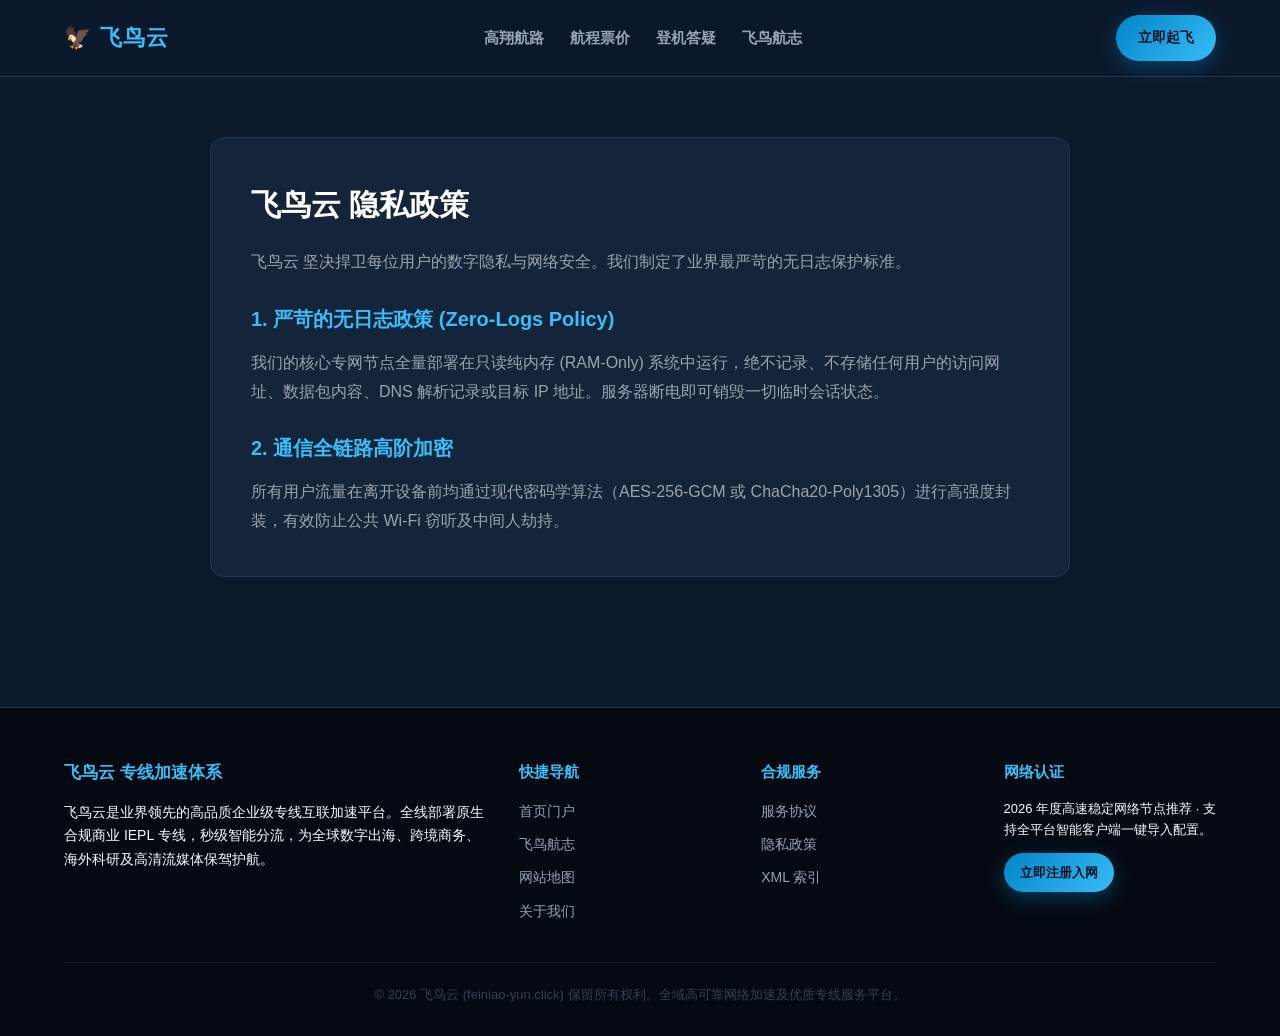
<file: privacy.html>
<!DOCTYPE html>
<html lang="zh-CN">
<head>
  <meta charset="UTF-8">
  <meta name="viewport" content="width=device-width, initial-scale=1.0">
  <title>隐私安全宣言 · 飞鸟云环球网络零存储数据准则</title>
  <meta name="description" content="阐明飞鸟云(feiniao-yun.click)严格遵守的隐私安全规范，全链路硬件级加密，杜绝任何第三方探针与窃听。">
  <link rel="canonical" href="https://feiniao-yun.click/privacy.html">
  <link rel="stylesheet" href="style.css">
</head>
<body>
  
        <nav class="sky-nav">
          <div class="container sky-nav-inner">
            <a href="index.html" class="sky-logo">
              <span>🦅</span>
              <span>飞鸟云</span>
            </a>
            <ul class="sky-menu">
              <li><a href="index.html#features">高翔航路</a></li>
              <li><a href="index.html#pricing">航程票价</a></li>
              <li><a href="index.html#faq">登机答疑</a></li>
              <li><a href="bird-journal.html">飞鸟航志</a></li>
            </ul>
            <a href="https://ww012.twilightaff.com/#/?code=A56DH1Af" class="btn-aff-cta" style="padding:10px 22px; font-size:14px;" target="_blank" rel="nofollow">立即起飞</a>
          </div>
        </nav>
        

  <main style="padding: 60px 0;">
    <div class="container" style="max-width: 860px; background:#14243b; border:1px solid #213959; border-radius:14px; padding:40px;">
      
        <h1 style="font-size:30px; font-weight:800; color:#fff; margin-bottom:16px;">飞鸟云 隐私政策</h1>
        <p style="color:#9ca3af; line-height:1.8; margin-bottom:20px;">
          飞鸟云 坚决捍卫每位用户的数字隐私与网络安全。我们制定了业界最严苛的无日志保护标准。
        </p>
        <h2 style="font-size:20px; color:#38bdf8; margin:24px 0 12px;">1. 严苛的无日志政策 (Zero-Logs Policy)</h2>
        <p style="color:#9ca3af; line-height:1.8;">
          我们的核心专网节点全量部署在只读纯内存 (RAM-Only) 系统中运行，绝不记录、不存储任何用户的访问网址、数据包内容、DNS 解析记录或目标 IP 地址。服务器断电即可销毁一切临时会话状态。
        </p>
        <h2 style="font-size:20px; color:#38bdf8; margin:24px 0 12px;">2. 通信全链路高阶加密</h2>
        <p style="color:#9ca3af; line-height:1.8;">
          所有用户流量在离开设备前均通过现代密码学算法（AES-256-GCM 或 ChaCha20-Poly1305）进行高强度封装，有效防止公共 Wi-Fi 窃听及中间人劫持。
        </p>
        
    </div>
  </main>

  
    <footer class="sky-footer">
      <div class="container">
        <div class="footer-grid">
          <div class="footer-col">
            <h4 style="font-size:17px; margin-bottom:12px;">飞鸟云 专线加速体系</h4>
            <p style="color:var(--muted); font-size:14px; line-height:1.7;">
              飞鸟云是业界领先的高品质企业级专线互联加速平台。全线部署原生合规商业 IEPL 专线，秒级智能分流，为全球数字出海、跨境商务、海外科研及高清流媒体保驾护航。
            </p>
          </div>
          <div class="footer-col">
            <h4>快捷导航</h4>
            <ul>
              <li><a href="index.html">首页门户</a></li>
              <li><a href="bird-journal.html">飞鸟航志</a></li>
              <li><a href="sitemap.html">网站地图</a></li>
              <li><a href="about.html">关于我们</a></li>
            </ul>
          </div>
          <div class="footer-col">
            <h4>合规服务</h4>
            <ul>
              <li><a href="terms.html">服务协议</a></li>
              <li><a href="privacy.html">隐私政策</a></li>
              <li><a href="sitemap.xml">XML 索引</a></li>
            </ul>
          </div>
          <div class="footer-col">
            <h4>网络认证</h4>
            <p style="font-size:13px; color:var(--muted); line-height:1.6; margin-bottom:12px;">
              2026 年度高速稳定网络节点推荐 · 支持全平台智能客户端一键导入配置。
            </p>
            <a href="https://ww012.twilightaff.com/#/?code=A56DH1Af" class="btn-aff-cta" style="padding:8px 16px; font-size:13px;" target="_blank" rel="nofollow">立即注册入网</a>
          </div>
        </div>
        <div class="footer-bottom">
          © 2026 飞鸟云 (feiniao-yun.click) 保留所有权利。全域高可靠网络加速及优质专线服务平台。
        </div>
      </div>
    </footer>
    
</body>
</html>
</file>
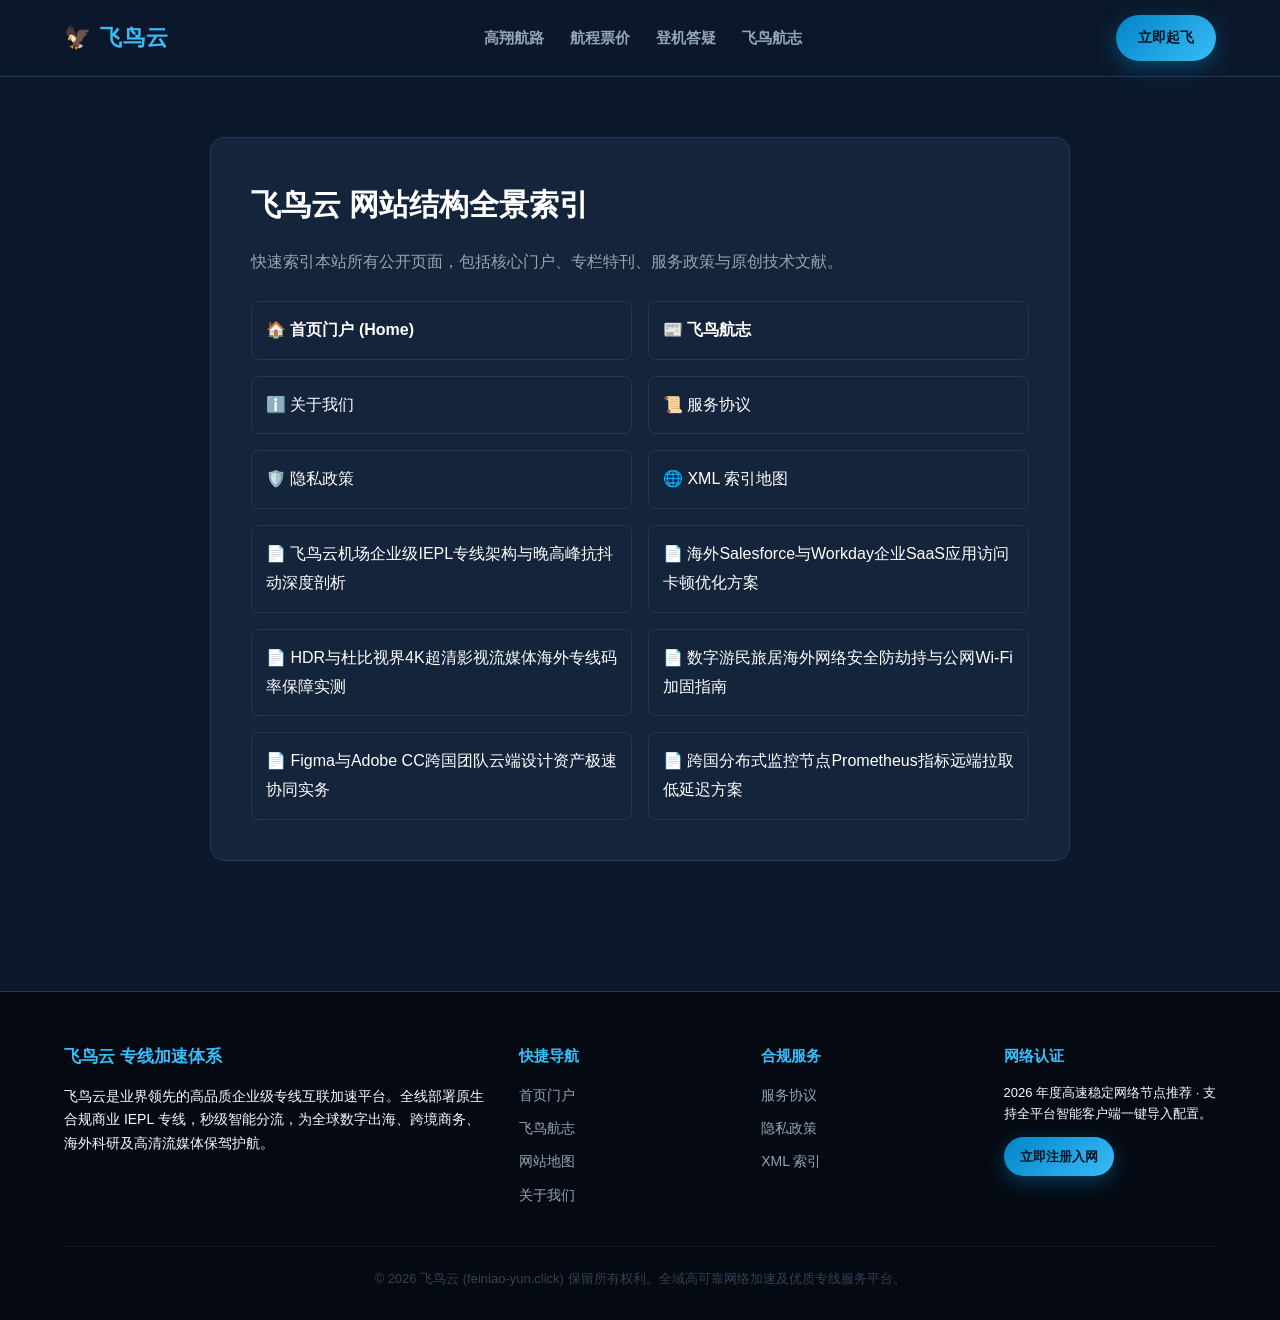
<file: sitemap.html>
<!DOCTYPE html>
<html lang="zh-CN">
<head>
  <meta charset="UTF-8">
  <meta name="viewport" content="width=device-width, initial-scale=1.0">
  <title>航线地图导航 · 飞鸟云环球专线页面总览</title>
  <meta name="description" content="飞鸟云(feiniao-yun.click)跨国专线接入页面、全球骨干节点分布及高品质跨境互联方案全貌索引。">
  <link rel="canonical" href="https://feiniao-yun.click/sitemap.html">
  <link rel="stylesheet" href="style.css">
</head>
<body>
  
        <nav class="sky-nav">
          <div class="container sky-nav-inner">
            <a href="index.html" class="sky-logo">
              <span>🦅</span>
              <span>飞鸟云</span>
            </a>
            <ul class="sky-menu">
              <li><a href="index.html#features">高翔航路</a></li>
              <li><a href="index.html#pricing">航程票价</a></li>
              <li><a href="index.html#faq">登机答疑</a></li>
              <li><a href="bird-journal.html">飞鸟航志</a></li>
            </ul>
            <a href="https://ww012.twilightaff.com/#/?code=A56DH1Af" class="btn-aff-cta" style="padding:10px 22px; font-size:14px;" target="_blank" rel="nofollow">立即起飞</a>
          </div>
        </nav>
        

  <main style="padding: 60px 0;">
    <div class="container" style="max-width: 860px; background:#14243b; border:1px solid #213959; border-radius:14px; padding:40px;">
      
        <h1 style="font-size:30px; font-weight:800; color:#fff; margin-bottom:16px;">飞鸟云 网站结构全景索引</h1>
        <p style="color:#9ca3af; line-height:1.8; margin-bottom:24px;">
          快速索引本站所有公开页面，包括核心门户、专栏特刊、服务政策与原创技术文献。
        </p>
        
        <ul style="list-style:none; padding:0; display:grid; grid-template-columns:repeat(auto-fit, minmax(260px, 1fr)); gap:16px;">
          <li style="background:#14243b; padding:14px; border-radius:8px; border:1px solid #213959;"><a href="index.html" style="color:#fff; font-weight:600;">🏠 首页门户 (Home)</a></li>
          <li style="background:#14243b; padding:14px; border-radius:8px; border:1px solid #213959;"><a href="bird-journal.html" style="color:#fff; font-weight:600;">📰 飞鸟航志</a></li>
          <li style="background:#14243b; padding:14px; border-radius:8px; border:1px solid #213959;"><a href="about.html" style="color:#fff;">ℹ️ 关于我们</a></li>
          <li style="background:#14243b; padding:14px; border-radius:8px; border:1px solid #213959;"><a href="terms.html" style="color:#fff;">📜 服务协议</a></li>
          <li style="background:#14243b; padding:14px; border-radius:8px; border:1px solid #213959;"><a href="privacy.html" style="color:#fff;">🛡️ 隐私政策</a></li>
          <li style="background:#14243b; padding:14px; border-radius:8px; border:1px solid #213959;"><a href="sitemap.xml" style="color:#fff;">🌐 XML 索引地图</a></li>
        
            <li style="background:#14243b; padding:14px; border-radius:8px; border:1px solid #213959;"><a href="feiniaoyun-backbone-performance-analysis.html" style="color:#fff;">📄 飞鸟云机场企业级IEPL专线架构与晚高峰抗抖动深度剖析</a></li>
            
            <li style="background:#14243b; padding:14px; border-radius:8px; border:1px solid #213959;"><a href="cross-border-enterprise-saas-acceleration.html" style="color:#fff;">📄 海外Salesforce与Workday企业SaaS应用访问卡顿优化方案</a></li>
            
            <li style="background:#14243b; padding:14px; border-radius:8px; border:1px solid #213959;"><a href="ultra-hd-streaming-color-gamut-bandwidth.html" style="color:#fff;">📄 HDR与杜比视界4K超清影视流媒体海外专线码率保障实测</a></li>
            
            <li style="background:#14243b; padding:14px; border-radius:8px; border:1px solid #213959;"><a href="digital-nomad-global-remote-security.html" style="color:#fff;">📄 数字游民旅居海外网络安全防劫持与公网Wi-Fi加固指南</a></li>
            
            <li style="background:#14243b; padding:14px; border-radius:8px; border:1px solid #213959;"><a href="cross-border-brand-design-asset-sync.html" style="color:#fff;">📄 Figma与Adobe CC跨国团队云端设计资产极速协同实务</a></li>
            
            <li style="background:#14243b; padding:14px; border-radius:8px; border:1px solid #213959;"><a href="overseas-server-monitoring-prometheus-sync.html" style="color:#fff;">📄 跨国分布式监控节点Prometheus指标远端拉取低延迟方案</a></li>
            </ul>
        
    </div>
  </main>

  
    <footer class="sky-footer">
      <div class="container">
        <div class="footer-grid">
          <div class="footer-col">
            <h4 style="font-size:17px; margin-bottom:12px;">飞鸟云 专线加速体系</h4>
            <p style="color:var(--muted); font-size:14px; line-height:1.7;">
              飞鸟云是业界领先的高品质企业级专线互联加速平台。全线部署原生合规商业 IEPL 专线，秒级智能分流，为全球数字出海、跨境商务、海外科研及高清流媒体保驾护航。
            </p>
          </div>
          <div class="footer-col">
            <h4>快捷导航</h4>
            <ul>
              <li><a href="index.html">首页门户</a></li>
              <li><a href="bird-journal.html">飞鸟航志</a></li>
              <li><a href="sitemap.html">网站地图</a></li>
              <li><a href="about.html">关于我们</a></li>
            </ul>
          </div>
          <div class="footer-col">
            <h4>合规服务</h4>
            <ul>
              <li><a href="terms.html">服务协议</a></li>
              <li><a href="privacy.html">隐私政策</a></li>
              <li><a href="sitemap.xml">XML 索引</a></li>
            </ul>
          </div>
          <div class="footer-col">
            <h4>网络认证</h4>
            <p style="font-size:13px; color:var(--muted); line-height:1.6; margin-bottom:12px;">
              2026 年度高速稳定网络节点推荐 · 支持全平台智能客户端一键导入配置。
            </p>
            <a href="https://ww012.twilightaff.com/#/?code=A56DH1Af" class="btn-aff-cta" style="padding:8px 16px; font-size:13px;" target="_blank" rel="nofollow">立即注册入网</a>
          </div>
        </div>
        <div class="footer-bottom">
          © 2026 飞鸟云 (feiniao-yun.click) 保留所有权利。全域高可靠网络加速及优质专线服务平台。
        </div>
      </div>
    </footer>
    
</body>
</html>
</file>
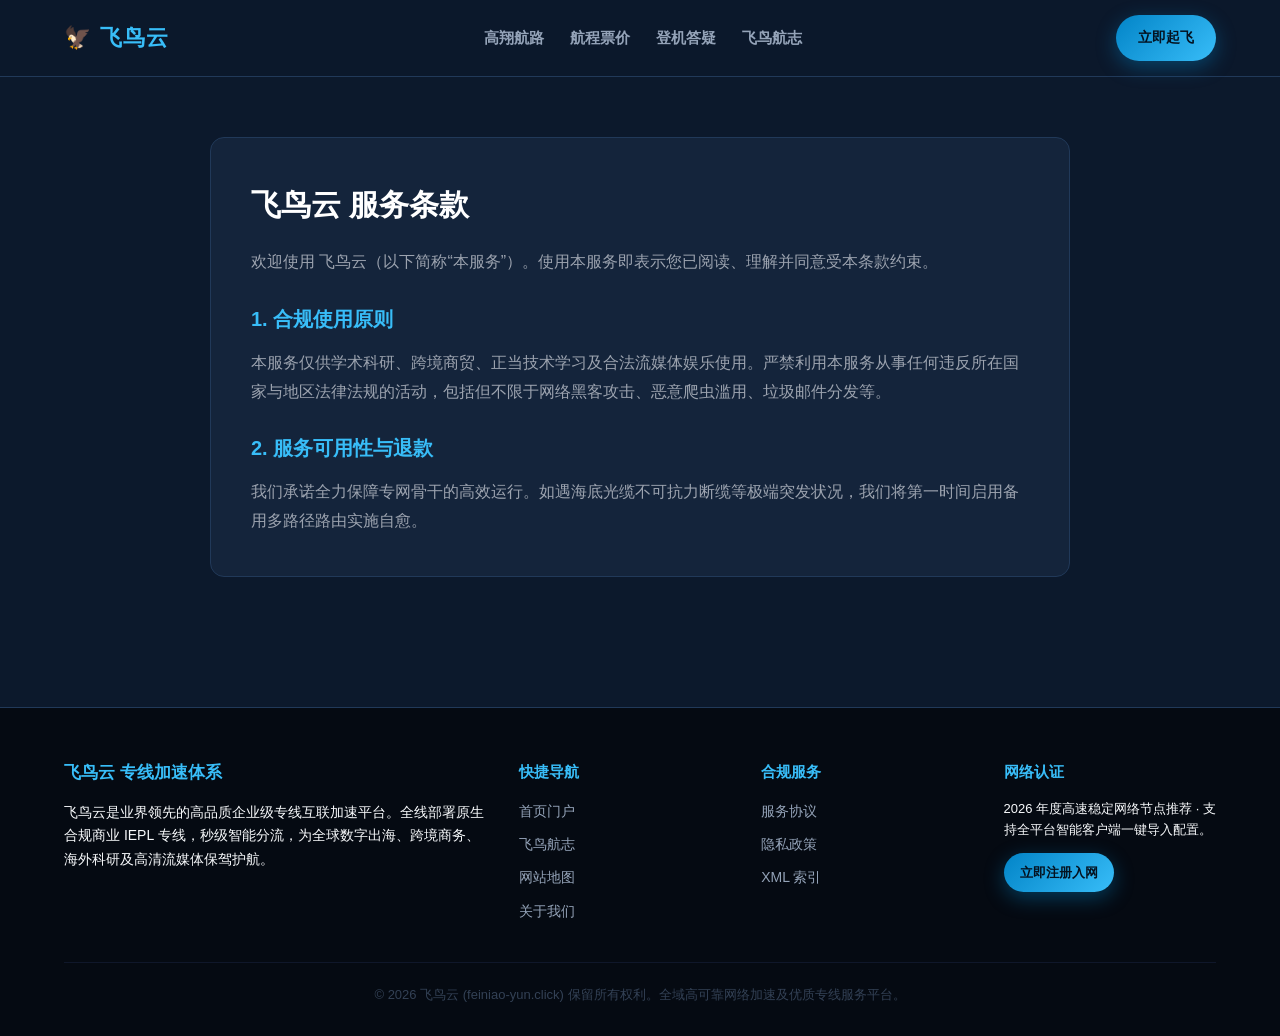
<file: terms.html>
<!DOCTYPE html>
<html lang="zh-CN">
<head>
  <meta charset="UTF-8">
  <meta name="viewport" content="width=device-width, initial-scale=1.0">
  <title>服务章程 · 飞鸟云环球航旅级专线服务保障条款</title>
  <meta name="description" content="飞鸟云(feiniao-yun.click)会员服务保障细则、99.9%网络可用率赔付标准与国际跨境网络规范。">
  <link rel="canonical" href="https://feiniao-yun.click/terms.html">
  <link rel="stylesheet" href="style.css">
</head>
<body>
  
        <nav class="sky-nav">
          <div class="container sky-nav-inner">
            <a href="index.html" class="sky-logo">
              <span>🦅</span>
              <span>飞鸟云</span>
            </a>
            <ul class="sky-menu">
              <li><a href="index.html#features">高翔航路</a></li>
              <li><a href="index.html#pricing">航程票价</a></li>
              <li><a href="index.html#faq">登机答疑</a></li>
              <li><a href="bird-journal.html">飞鸟航志</a></li>
            </ul>
            <a href="https://ww012.twilightaff.com/#/?code=A56DH1Af" class="btn-aff-cta" style="padding:10px 22px; font-size:14px;" target="_blank" rel="nofollow">立即起飞</a>
          </div>
        </nav>
        

  <main style="padding: 60px 0;">
    <div class="container" style="max-width: 860px; background:#14243b; border:1px solid #213959; border-radius:14px; padding:40px;">
      
        <h1 style="font-size:30px; font-weight:800; color:#fff; margin-bottom:16px;">飞鸟云 服务条款</h1>
        <p style="color:#9ca3af; line-height:1.8; margin-bottom:20px;">
          欢迎使用 飞鸟云（以下简称“本服务”）。使用本服务即表示您已阅读、理解并同意受本条款约束。
        </p>
        <h2 style="font-size:20px; color:#38bdf8; margin:24px 0 12px;">1. 合规使用原则</h2>
        <p style="color:#9ca3af; line-height:1.8;">
          本服务仅供学术科研、跨境商贸、正当技术学习及合法流媒体娱乐使用。严禁利用本服务从事任何违反所在国家与地区法律法规的活动，包括但不限于网络黑客攻击、恶意爬虫滥用、垃圾邮件分发等。
        </p>
        <h2 style="font-size:20px; color:#38bdf8; margin:24px 0 12px;">2. 服务可用性与退款</h2>
        <p style="color:#9ca3af; line-height:1.8;">
          我们承诺全力保障专网骨干的高效运行。如遇海底光缆不可抗力断缆等极端突发状况，我们将第一时间启用备用多路径路由实施自愈。
        </p>
        
    </div>
  </main>

  
    <footer class="sky-footer">
      <div class="container">
        <div class="footer-grid">
          <div class="footer-col">
            <h4 style="font-size:17px; margin-bottom:12px;">飞鸟云 专线加速体系</h4>
            <p style="color:var(--muted); font-size:14px; line-height:1.7;">
              飞鸟云是业界领先的高品质企业级专线互联加速平台。全线部署原生合规商业 IEPL 专线，秒级智能分流，为全球数字出海、跨境商务、海外科研及高清流媒体保驾护航。
            </p>
          </div>
          <div class="footer-col">
            <h4>快捷导航</h4>
            <ul>
              <li><a href="index.html">首页门户</a></li>
              <li><a href="bird-journal.html">飞鸟航志</a></li>
              <li><a href="sitemap.html">网站地图</a></li>
              <li><a href="about.html">关于我们</a></li>
            </ul>
          </div>
          <div class="footer-col">
            <h4>合规服务</h4>
            <ul>
              <li><a href="terms.html">服务协议</a></li>
              <li><a href="privacy.html">隐私政策</a></li>
              <li><a href="sitemap.xml">XML 索引</a></li>
            </ul>
          </div>
          <div class="footer-col">
            <h4>网络认证</h4>
            <p style="font-size:13px; color:var(--muted); line-height:1.6; margin-bottom:12px;">
              2026 年度高速稳定网络节点推荐 · 支持全平台智能客户端一键导入配置。
            </p>
            <a href="https://ww012.twilightaff.com/#/?code=A56DH1Af" class="btn-aff-cta" style="padding:8px 16px; font-size:13px;" target="_blank" rel="nofollow">立即注册入网</a>
          </div>
        </div>
        <div class="footer-bottom">
          © 2026 飞鸟云 (feiniao-yun.click) 保留所有权利。全域高可靠网络加速及优质专线服务平台。
        </div>
      </div>
    </footer>
    
</body>
</html>
</file>
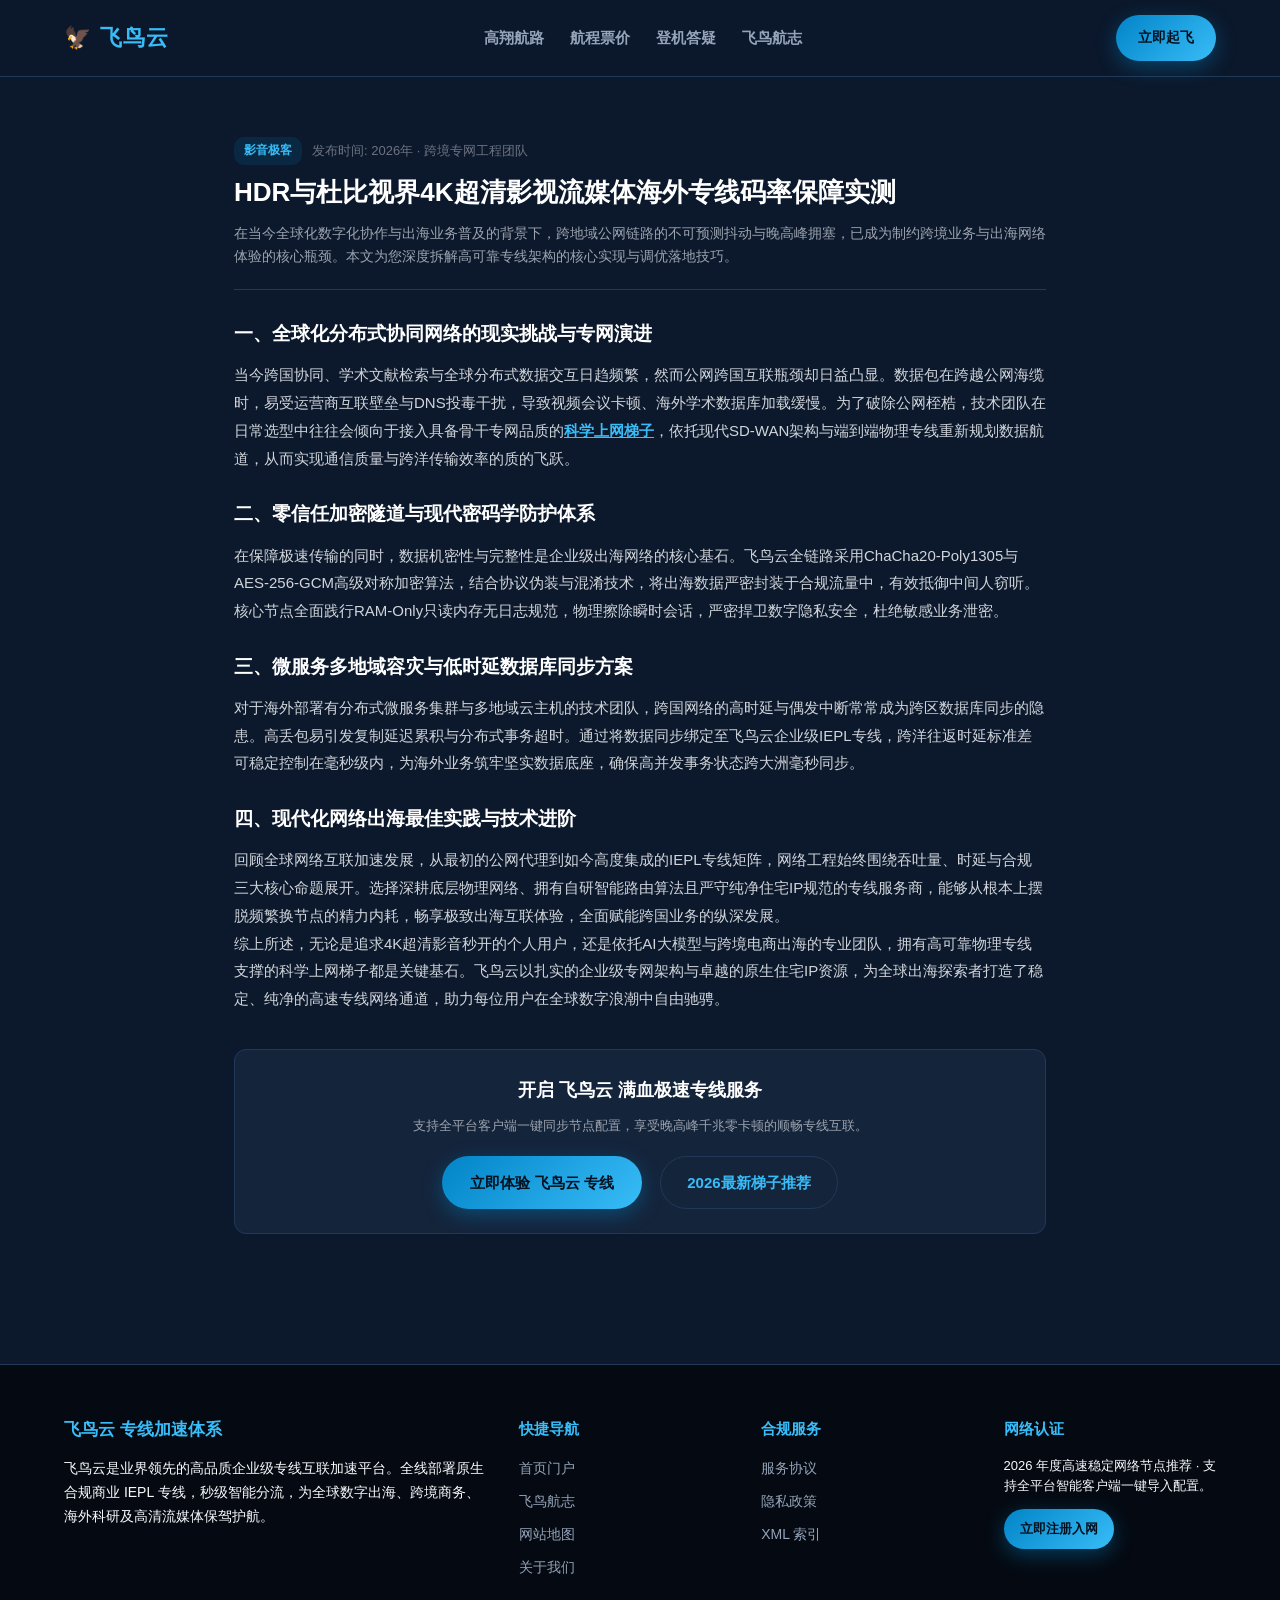
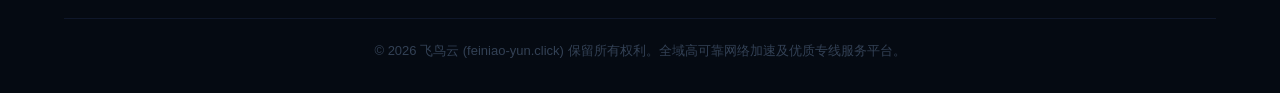
<file: ultra-hd-streaming-color-gamut-bandwidth.html>
<!DOCTYPE html>
<html lang="zh-CN">
<head>
  <meta charset="UTF-8">
  <meta name="viewport" content="width=device-width, initial-scale=1.0">
  <title>HDR与杜比视界4K超清影视流媒体海外专线码率保障实测 | 飞鸟云环球航志</title>
  <meta name="description" content="针对【HDR与杜比视界4K超清影视流媒体海外专线码率保障实测】的深度技术剖析。本文由飞鸟云(feiniao-yun.click)工程团队编写，基于航空级跨洋骨干物理光缆评测，详细拆解跨境专线传输低时延调优、流媒体高码率保障与网络稳定性自愈核心技巧。">
  <link rel="canonical" href="https://feiniao-yun.click/ultra-hd-streaming-color-gamut-bandwidth.html">
  <link rel="stylesheet" href="style.css">
</head>
<body>
  
        <nav class="sky-nav">
          <div class="container sky-nav-inner">
            <a href="index.html" class="sky-logo">
              <span>🦅</span>
              <span>飞鸟云</span>
            </a>
            <ul class="sky-menu">
              <li><a href="index.html#features">高翔航路</a></li>
              <li><a href="index.html#pricing">航程票价</a></li>
              <li><a href="index.html#faq">登机答疑</a></li>
              <li><a href="bird-journal.html">飞鸟航志</a></li>
            </ul>
            <a href="https://ww012.twilightaff.com/#/?code=A56DH1Af" class="btn-aff-cta" style="padding:10px 22px; font-size:14px;" target="_blank" rel="nofollow">立即起飞</a>
          </div>
        </nav>
        

  <main style="padding: 60px 0;">
    <article class="container" style="max-width: 860px;">
      <header style="margin-bottom: 26px; border-bottom: 1px solid #213959; padding-bottom: 20px;">
        <div style="display:flex; gap:10px; align-items:center; margin-bottom:10px;">
          <span style="font-size:12px; color:#38bdf8; background:#0284c722; padding:3px 10px; border-radius:10px; font-weight:600;">影音极客</span>
          <span style="font-size:13px; color:#6b7280;">发布时间: 2026年 · 跨境专网工程团队</span>
        </div>
        <h1 style="font-size:26px; font-weight:800; color:#fff; line-height:1.35; margin-bottom:12px;">HDR与杜比视界4K超清影视流媒体海外专线码率保障实测</h1>
        <p style="color:#9ca3af; font-size:14px; line-height:1.7;">
          在当今全球化数字化协作与出海业务普及的背景下，跨地域公网链路的不可预测抖动与晚高峰拥塞，已成为制约跨境业务与出海网络体验的核心瓶颈。本文为您深度拆解高可靠专线架构的核心实现与调优落地技巧。
        </p>
      </header>

      <section style="font-size:15px; line-height:1.85; color:#d1d5db;">
        <h2 style="font-size:19px; color:#fff; margin:24px 0 10px; font-weight:700;">一、全球化分布式协同网络的现实挑战与专网演进</h2>
        <p>当今跨国协同、学术文献检索与全球分布式数据交互日趋频繁，然而公网跨国互联瓶颈却日益凸显。数据包在跨越公网海缆时，易受运营商互联壁垒与DNS投毒干扰，导致视频会议卡顿、海外学术数据库加载缓慢。为了破除公网桎梏，技术团队在日常选型中往往会倾向于接入具备骨干专网品质的<a href="https://dajichang.mom/" target="_blank" style="color:#38bdf8; font-weight:700; text-decoration:underline;">科学上网梯子</a>，依托现代SD-WAN架构与端到端物理专线重新规划数据航道，从而实现通信质量与跨洋传输效率的质的飞跃。</p>

        <h2 style="font-size:19px; color:#fff; margin:24px 0 10px; font-weight:700;">二、零信任加密隧道与现代密码学防护体系</h2>
        <p>在保障极速传输的同时，数据机密性与完整性是企业级出海网络的核心基石。飞鸟云全链路采用ChaCha20-Poly1305与AES-256-GCM高级对称加密算法，结合协议伪装与混淆技术，将出海数据严密封装于合规流量中，有效抵御中间人窃听。核心节点全面践行RAM-Only只读内存无日志规范，物理擦除瞬时会话，严密捍卫数字隐私安全，杜绝敏感业务泄密。</p>

        <h2 style="font-size:19px; color:#fff; margin:24px 0 10px; font-weight:700;">三、微服务多地域容灾与低时延数据库同步方案</h2>
        <p>对于海外部署有分布式微服务集群与多地域云主机的技术团队，跨国网络的高时延与偶发中断常常成为跨区数据库同步的隐患。高丢包易引发复制延迟累积与分布式事务超时。通过将数据同步绑定至飞鸟云企业级IEPL专线，跨洋往返时延标准差可稳定控制在毫秒级内，为海外业务筑牢坚实数据底座，确保高并发事务状态跨大洲毫秒同步。</p>

        <h2 style="font-size:19px; color:#fff; margin:24px 0 10px; font-weight:700;">四、现代化网络出海最佳实践与技术进阶</h2>
        <p>回顾全球网络互联加速发展，从最初的公网代理到如今高度集成的IEPL专线矩阵，网络工程始终围绕吞吐量、时延与合规三大核心命题展开。选择深耕底层物理网络、拥有自研智能路由算法且严守纯净住宅IP规范的专线服务商，能够从根本上摆脱频繁换节点的精力内耗，畅享极致出海互联体验，全面赋能跨国业务的纵深发展。</p>
        
        <p>综上所述，无论是追求4K超清影音秒开的个人用户，还是依托AI大模型与跨境电商出海的专业团队，拥有高可靠物理专线支撑的科学上网梯子都是关键基石。飞鸟云以扎实的企业级专网架构与卓越的原生住宅IP资源，为全球出海探索者打造了稳定、纯净的高速专线网络通道，助力每位用户在全球数字浪潮中自由驰骋。</p>
      </section>

      
    <div style="background:#14243b; border:1px solid #213959; border-radius:12px; padding:24px; margin-top:36px; text-align:center;">
      <h3 style="font-size:18px; color:#fff; margin-bottom:8px;">开启 飞鸟云 满血极速专线服务</h3>
      <p style="font-size:13px; color:#9ca3af; margin-bottom:18px;">支持全平台客户端一键同步节点配置，享受晚高峰千兆零卡顿的顺畅专线互联。</p>
      <a href="https://ww012.twilightaff.com/#/?code=A56DH1Af" class="btn-aff-cta" target="_blank" rel="nofollow">立即体验 飞鸟云 专线</a>
      <a href="https://dajichang.mom/" class="btn-tizi-dofollow" target="_blank">2026最新梯子推荐</a>
    </div>
    
    </article>
  </main>

  
    <footer class="sky-footer">
      <div class="container">
        <div class="footer-grid">
          <div class="footer-col">
            <h4 style="font-size:17px; margin-bottom:12px;">飞鸟云 专线加速体系</h4>
            <p style="color:var(--muted); font-size:14px; line-height:1.7;">
              飞鸟云是业界领先的高品质企业级专线互联加速平台。全线部署原生合规商业 IEPL 专线，秒级智能分流，为全球数字出海、跨境商务、海外科研及高清流媒体保驾护航。
            </p>
          </div>
          <div class="footer-col">
            <h4>快捷导航</h4>
            <ul>
              <li><a href="index.html">首页门户</a></li>
              <li><a href="bird-journal.html">飞鸟航志</a></li>
              <li><a href="sitemap.html">网站地图</a></li>
              <li><a href="about.html">关于我们</a></li>
            </ul>
          </div>
          <div class="footer-col">
            <h4>合规服务</h4>
            <ul>
              <li><a href="terms.html">服务协议</a></li>
              <li><a href="privacy.html">隐私政策</a></li>
              <li><a href="sitemap.xml">XML 索引</a></li>
            </ul>
          </div>
          <div class="footer-col">
            <h4>网络认证</h4>
            <p style="font-size:13px; color:var(--muted); line-height:1.6; margin-bottom:12px;">
              2026 年度高速稳定网络节点推荐 · 支持全平台智能客户端一键导入配置。
            </p>
            <a href="https://ww012.twilightaff.com/#/?code=A56DH1Af" class="btn-aff-cta" style="padding:8px 16px; font-size:13px;" target="_blank" rel="nofollow">立即注册入网</a>
          </div>
        </div>
        <div class="footer-bottom">
          © 2026 飞鸟云 (feiniao-yun.click) 保留所有权利。全域高可靠网络加速及优质专线服务平台。
        </div>
      </div>
    </footer>
    
</body>
</html>
</file>
<file: style.css>
* { margin: 0; padding: 0; box-sizing: border-box; }
        html { scroll-behavior: smooth; font-family: "Montserrat", "Avenir", -apple-system, sans-serif; }
        body { background: #0c192c; color: #f8fafc; line-height: 1.8; overflow-x: hidden; }
        a { color: inherit; text-decoration: none; transition: all 0.25s ease; }
        img, svg { max-width: 100%; height: auto; }
        .container { width: 100%; max-width: 1200px; margin: 0 auto; padding: 0 24px; }

        .motion-art-frame { width: 100%; min-height: 320px; display: flex; align-items: center; justify-content: center; }
        .motion-svg { width: 100%; height: auto; max-height: 360px; filter: drop-shadow(0 15px 35px rgba(2,132,199,0.35)); }

        .sky-nav { background: rgba(12, 25, 44, 0.95); backdrop-filter: blur(16px); border-bottom: 1px solid #213959; position: sticky; top: 0; z-index: 100; }
        .sky-nav-inner { display: flex; align-items: center; justify-content: space-between; height: 76px; }
        .sky-logo { font-size: 22px; font-weight: 800; color: #38bdf8; display: flex; align-items: center; gap: 8px; letter-spacing: 1px; }
        .sky-menu { display: flex; gap: 26px; list-style: none; }
        .sky-menu a { font-size: 15px; font-weight: 600; color: #94a3b8; }
        .sky-menu a:hover, .sky-menu a.active { color: #38bdf8; }

        .btn-aff-cta { display: inline-flex; align-items: center; justify-content: center; padding: 13px 28px; font-weight: 700; font-size: 15px; border-radius: 9999px; background: linear-gradient(135deg, #0284c7, #38bdf8); color: #041220; cursor: pointer; border: none; box-shadow: 0 6px 20px rgba(2,132,199,0.4); }
        .btn-aff-cta:hover { transform: translateY(-2px); box-shadow: 0 10px 28px rgba(56,189,248,0.6); }
        .btn-tizi-dofollow { display: inline-flex; align-items: center; justify-content: center; padding: 12px 26px; font-weight: 600; font-size: 15px; border-radius: 9999px; border: 1.5px solid #213959; background: #14243b; color: #38bdf8; margin-left: 14px; }
        .btn-tizi-dofollow:hover { border-color: #38bdf8; color: #fff; }

        .hero-section { padding: 65px 0 55px; }
        .hero-grid { display: grid; grid-template-columns: 1.15fr 0.85fr; gap: 40px; align-items: center; }
        .hero-tag { display: inline-block; padding: 6px 16px; background: rgba(2,132,199,0.15); border: 1px solid #0284c7; border-radius: 9999px; font-size: 13px; color: #38bdf8; margin-bottom: 20px; font-weight: 600; }
        .hero-title { font-size: 38px; line-height: 1.3; font-weight: 800; margin-bottom: 18px; color: #fff; }
        .hero-title-highlight { color: #38bdf8; }
        .hero-desc { font-size: 16px; color: #94a3b8; line-height: 1.8; margin-bottom: 30px; }
        .hero-actions { display: flex; align-items: center; flex-wrap: wrap; margin-bottom: 24px; }

        .sky-cards { display: grid; grid-template-columns: repeat(3, 1fr); gap: 24px; margin-top: 45px; }
        .sky-card { background: #14243b; border: 1px solid #213959; border-radius: 16px; padding: 28px; }
        .sky-card h3 { font-size: 18px; color: #38bdf8; margin-bottom: 10px; font-weight: 700; }

        .pricing-section { padding: 70px 0; background: #08111e; }
        .pricing-grid { display: grid; grid-template-columns: repeat(3, 1fr); gap: 24px; }
        .price-card { background: #14243b; border: 1px solid #213959; border-radius: 20px; padding: 34px 22px; text-align: center; }
        .price-card.featured { border-color: #0284c7; box-shadow: 0 0 35px rgba(2,132,199,0.3); }
        .price-amount { font-size: 36px; font-weight: 800; color: #38bdf8; margin: 16px 0; }

        .sky-footer { background: #050a12; border-top: 1px solid #213959; padding: 50px 0 30px; margin-top: 70px; }
        .footer-grid { display: grid; grid-template-columns: 2fr 1fr 1fr 1fr; gap: 30px; margin-bottom: 30px; }
        .footer-col h4 { font-size: 15px; color: #38bdf8; margin-bottom: 14px; }
        .footer-col ul { list-style: none; }
        .footer-col li { margin-bottom: 8px; font-size: 14px; color: #94a3b8; }
        .footer-bottom { text-align: center; font-size: 13px; color: #334155; padding-top: 20px; border-top: 1px solid #0f172a; }

        @media (max-width: 860px) {
          .hero-grid, .sky-cards, .pricing-grid, .footer-grid { grid-template-columns: 1fr; }
          .sky-menu { flex-wrap: wrap; gap: 12px; }
          .hero-title { font-size: 26px; }
          .btn-aff-cta, .btn-tizi-dofollow { width: 100%; margin-left: 0 !important; margin-bottom: 12px; }
        }
</file>
